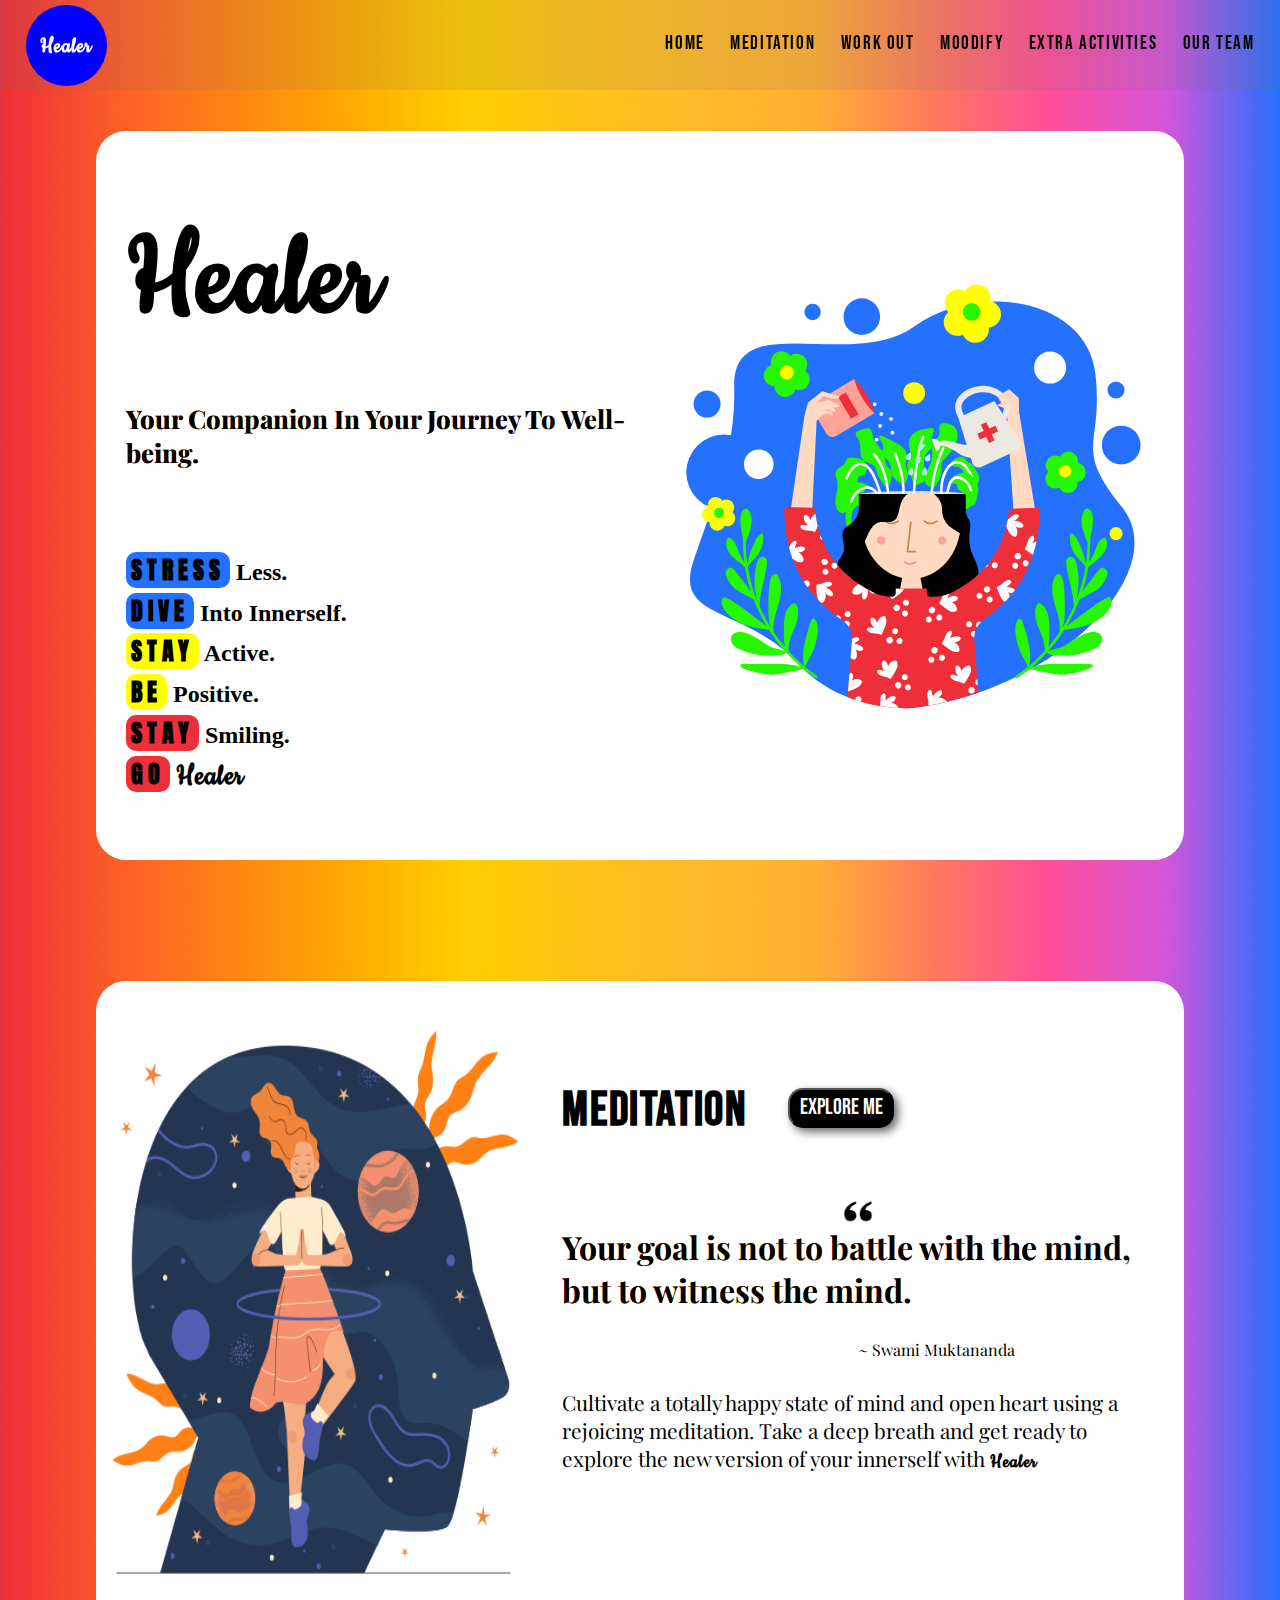
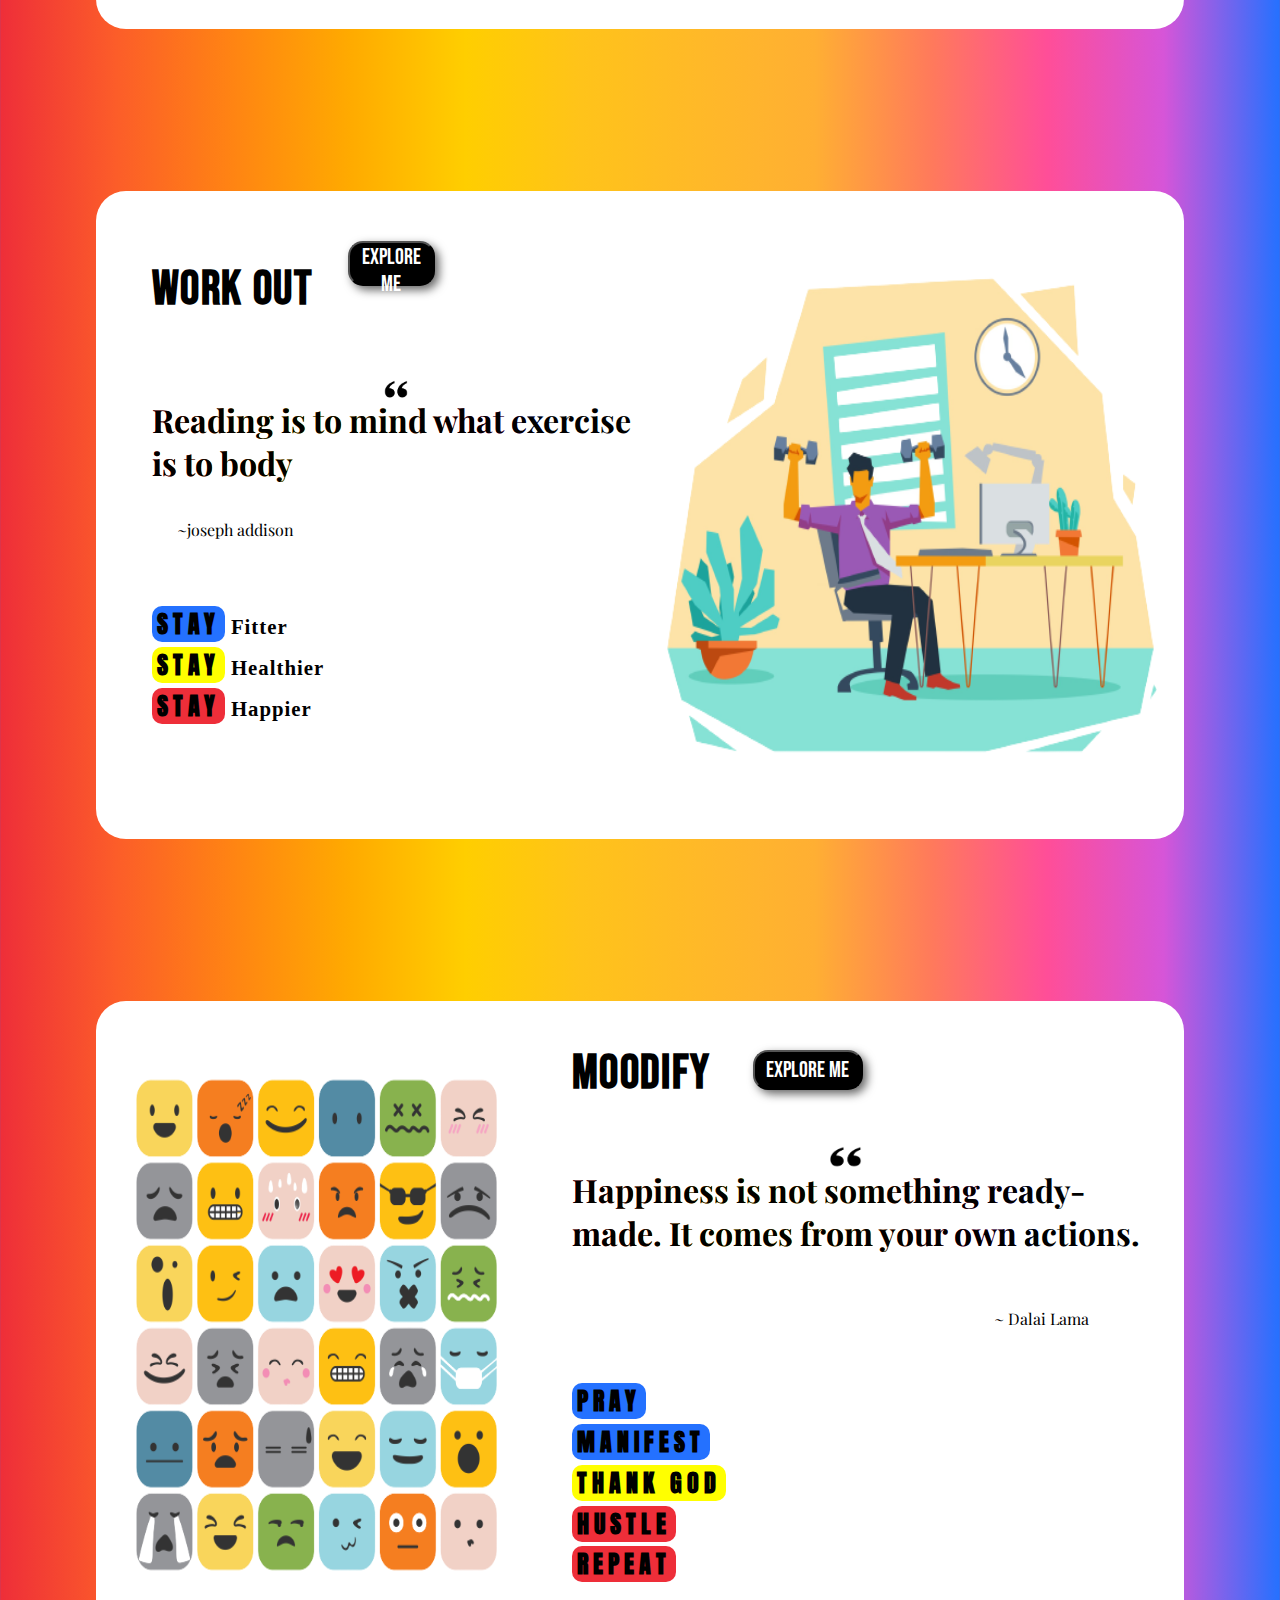
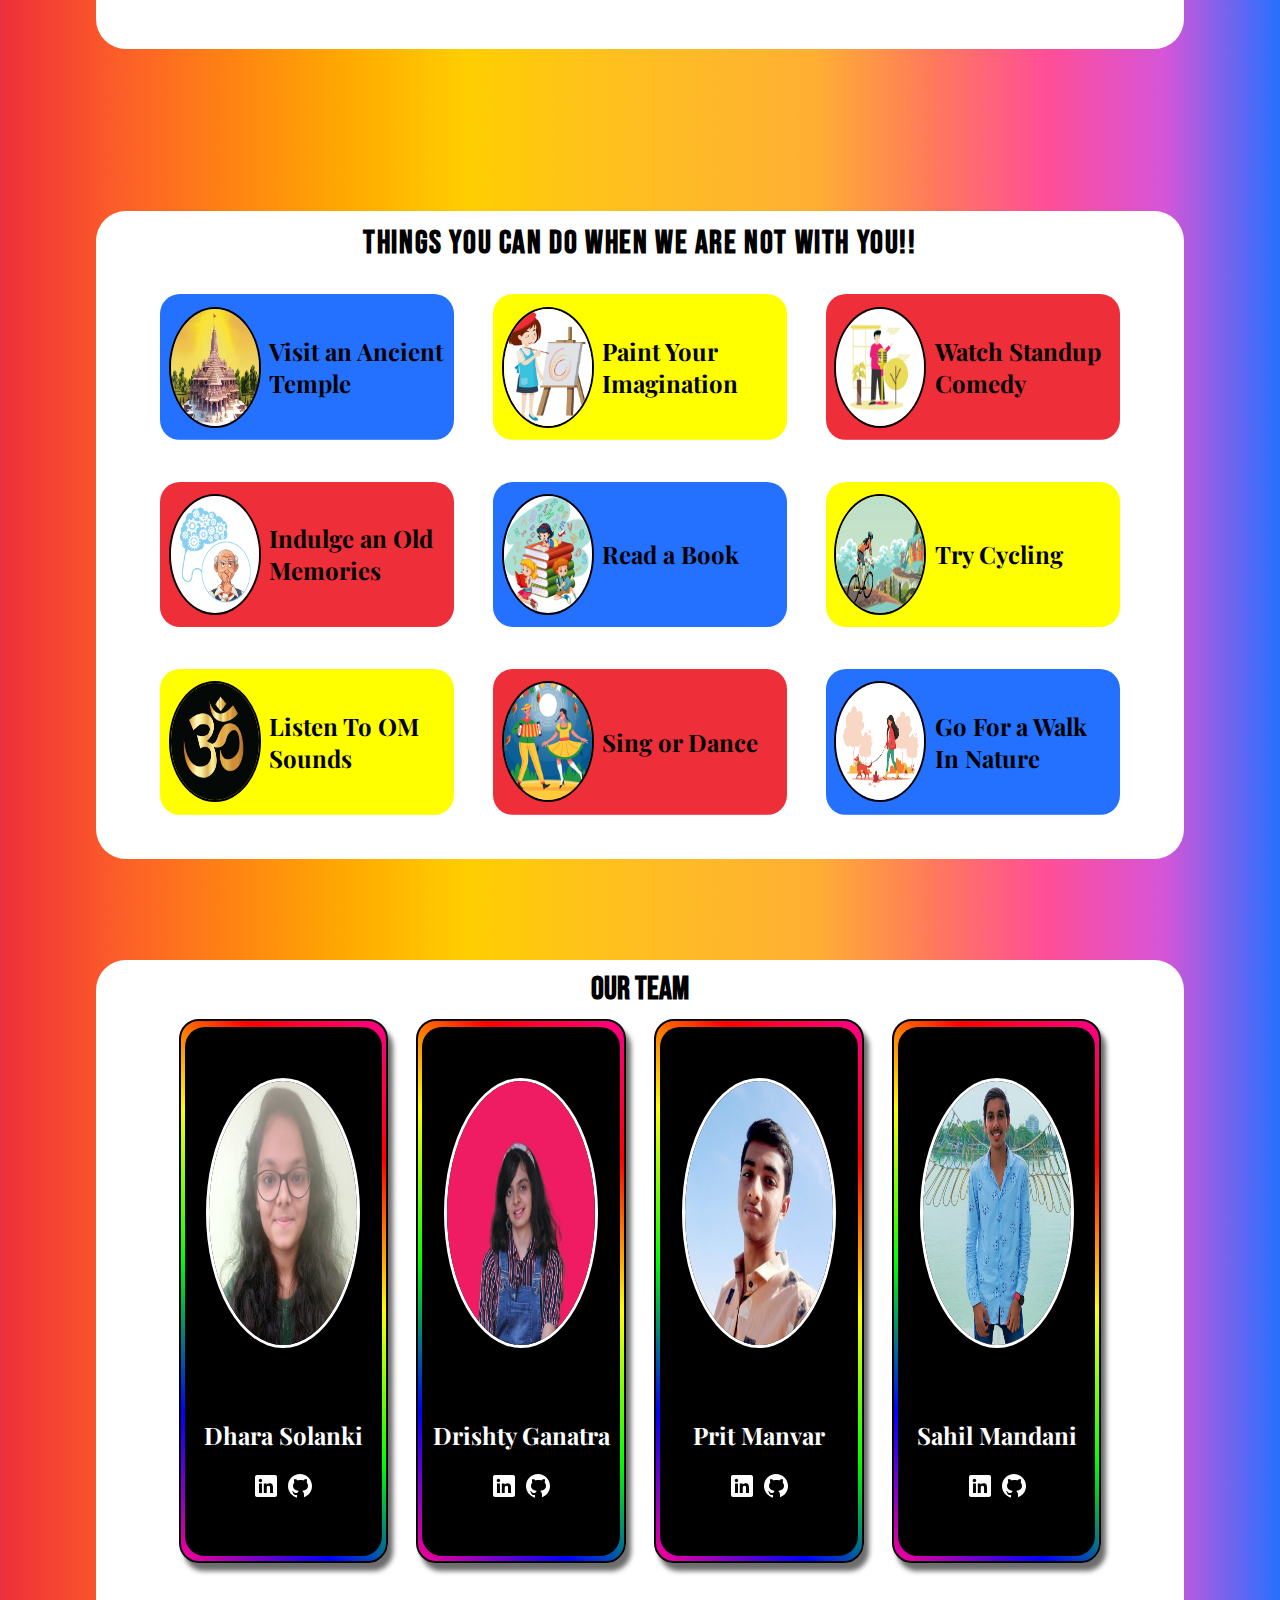
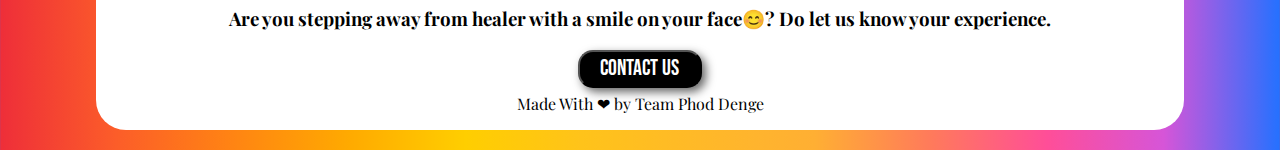
<file: index.html>
<!DOCTYPE html>
<html lang="en">
<head>
    <meta charset="UTF-8">
    <meta http-equiv="X-UA-Compatible" content="IE=edge">
    <title>Healer</title>
    <link rel="stylesheet" href="style.css">
    <link rel="shortcut icon" href="images/favicon.ico" type="image/x-icon">

    <!-- Bebas Neue Font css : font-family: 'Bebas Neue', cursive; -->
    <link rel="preconnect" href="https://fonts.googleapis.com">
    <link rel="preconnect" href="https://fonts.gstatic.com" crossorigin>
    <link href="https://fonts.googleapis.com/css2?family=Bebas+Neue&display=swap" rel="stylesheet">

    <!-- cookie font css : font-family: 'Cookie', cursive;-->
    <link rel="preconnect" href="https://fonts.googleapis.com">
    <link rel="preconnect" href="https://fonts.gstatic.com" crossorigin>
    <link href="https://fonts.googleapis.com/css2?family=Cookie&family=Kaushan+Script&display=swap" rel="stylesheet">

    <!-- Anton css : font-family: 'Anton', sans-serif;-->
    <link rel="preconnect" href="https://fonts.googleapis.com">
    <link rel="preconnect" href="https://fonts.gstatic.com" crossorigin>
    <link href="https://fonts.googleapis.com/css2?family=Anton&display=swap" rel="stylesheet">

    <!-- Play Fair display css : font-family: 'Playfair Display', serif;-->
    <link rel="preconnect" href="https://fonts.googleapis.com">
    <link rel="preconnect" href="https://fonts.gstatic.com" crossorigin>
    <link href="https://fonts.googleapis.com/css2?family=Playfair+Display:ital@0;1&display=swap" rel="stylesheet">
</head>
<body>
    <!-- navigation bar -->
    <div class="navigation">
        <div class="logo"><h2><a href="#"><span class="healer">Healer</span></a></h2></div>
        <div class="navigationIteams">
            <div class="iteam">
                <a href="#navigateToHome">Home</a>
                <div class="underLine"></div>
            </div>
            <div class="iteam">
                <a href="#navigateToMeditation">Meditation</a>
                <div class="underLine"></div>
            </div>
            <div class="iteam">
                <a href="#navigateToWorkout">Work Out</a>
                <div class="underLine"></div>
            </div>
            <div class="iteam">
                <a href="#navigateToMoodify">Moodify</a>
                <div class="underLine"></div>
            </div>
            <div class="iteam">
                <a href="#navigateToExtraAcitivities">Extra Activities</a>
                <div class="underLine"></div>
            </div>
            <div class="iteam">
                <a href="#navigateToOurTeam">Our Team</a>
                <div class="underLine"></div>
            </div>
        </div>
    </div>
    <!-- Home page section -->
    <div class="home outer"id="navigateToHome">
        <div class="homeBox">
            <div class="homeText">
                <h1><span class="healer">Healer</span></h1>
                <h2 class="yourCompanion animation">Your Companion In Your Journey To Well-being.</h2>
                <h2 class="stress"><span class="sp1">Stress</span> less. <br>
                    <span class="sp1">Dive</span> into innerself. <br>
                    <span class="sp2">Stay</span> active. <br>
                    <span class="sp2">be</span> positive. <br>
                    <span class="sp3">stay</span> smiling. <br>
                    <span class="sp3">go</span> <span class="healer">Healer</span></h2>
            </div>
            <img src="Vectors/vecteezy_mental-health-women-mind-concept-in-flat-style-vector_364016/Mental Health Vector.svg" alt="">
        </div>
    </div>
    <!-- meditation section -->
    <div class="meditation outer" id="navigateToMeditation">
        <div class="meditationBox box">
            <img src="Vectors/mental health/meditation.png" alt="">
            <div class="meditationText">
                <h1 >Meditation 
                    <a href="./Meditation/meditation.html" method="post" class="explore"><button class="btn">Explore Me</button></a>
                </h1>
                <div class="quote">
                    <img src="images/quots-removebg-preview.png" alt="">
                    <h2 class="animation">Your goal is not to battle with the mind, but to witness the mind.</h2>
                </div>
                <p class="swami">~ Swami Muktananda</p>
                <p class="meditationMainText">Cultivate a totally happy state of mind and open heart using a rejoicing meditation. Take a deep breath and get ready to explore the new version of your innerself with <span class="healer">Healer</span></p>
            </div>
        </div>
    </div>
    <!-- workout section -->
    <div class="workOut outer" id="navigateToWorkout">
        <div class="workOutBox box">
            <div class="workOutText">
                <h1 >Work Out
                    <a href="workout/workout.html" method="post" class="explore"><button class="btn">Explore Me</button></a>
                </h1>
                <div class="workOutQuote">
                    <img src="images/quots-removebg-preview.png" alt="">
                    <h2 class="animation">Reading is to mind what exercise is to body</h2>
                </div>
                <p class="workOutQuoteAuthor">~joseph addison</p>
                <h2 class="workOutMainText">
                    <span class="sp1">Stay</span> fitter <br>
                    <span class="sp2">Stay</span> healthier <br>
                    <span class="sp3">Stay</span> happier <br>
                </h2>
            </div>
            <img src="Vectors/work-out/workOut.png" alt="">
        </div>
    </div>
    <!-- moodify section -->
    <div class="moodify outer" id="navigateToMoodify">
        <div class="moodifyBox box">
            <img src="Vectors/Moodify/6336-removebg-preview.png" alt="">
            <div class="moodifyText">
                <h1 >Moodify
                    <a href="Moodify/Moodify.html" method="post" class="explore"><button class="btn">Explore Me</button></a>
                </h1>
                <div class="moodifyQuote">
                    <img src="images/quots-removebg-preview.png" alt="">
                    <h2 class="animation">Happiness is not something ready-made. It comes from your own actions.</h2>
                </div>
                <p class="moodifyQuoteAuthor">~ Dalai Lama</p>
                <h2 class="moodifyMainText">
                    <span class="sp1">pray</span> <br>
                    <span class="sp1">manifest</span> <br>
                    <span class="sp2">thank god</span> <br>
                    <span class="sp3">hustle</span> <br>
                    <span class="sp3">repeat</span> <br>
                </h2>
            </div>
        </div>
    </div>
    <!-- extra activities section -->
    <div class="extra outer"id="navigateToExtraAcitivities">
        <div class="extraBox">
            <h1 >Things you can do when we are not with you!!</h1>
            <div class="flashCards">
                <div class="card1 cards">
                    <img src="Extra Things/temple.webp" alt="" class="extraImg">
                    <h2 class="cardText">Visit an Ancient Temple</h2>
                </div>
                <div class="card2 cards">
                    <img src="Extra Things/old memories/memories-compressed.jpg" alt="" class="extraImg">
                    <h2 class="cardText">Indulge an Old Memories</h2>
                </div>
                <div class="card3 cards">
                    <img src="Extra Things/om/OM_or_aum_indian_sacred_Symbol.jpg" alt="" class="extraImg">
                    <h2 class="cardText">Listen To OM Sounds</h2>
                </div>
                <div class="card4 cards">
                    <img src="Extra Things/paint/paint-compressed.jpg" alt="" class="extraImg">
                    <h2 class="cardText">Paint Your Imagination</h2>
                </div>
                <div class="card5 cards">
                    <img src="Extra Things/read-book/read-book-compressed.jpg" alt="" class="extraImg">
                    <h2 class="cardText">Read a Book</h2>
                </div>
                <div class="card6 cards">
                    <img src="Extra Things/singing-dancing/singing-dancing-compressed.jpg" alt="" class="extraImg">
                    <h2 class="cardText">Sing or Dance</h2>
                </div>
                <div class="card7 cards">
                    <img src="Extra Things/standup-comedy/04_Comedy-06_generated.jpg" alt="" class="extraImg">
                    <h2 class="cardText">Watch Standup Comedy</h2>
                </div>
                <div class="card8 cards">
                    <img src="Extra Things/cycling/vector-bike-trail-down-the-mountain.jpg" alt="" class="extraImg">
                    <h2 class="cardText">Try Cycling</h2>
                </div>
                <div class="card9 cards">
                    <img src="Extra Things/walk/18_generated.jpg" alt="" class="extraImg">
                    <h2 class="cardText">Go For a Walk In Nature</h2>
                </div>
            </div>
        </div>
    </div>
    <!-- our team section -->
    <div class="outTeam outer" id="navigateToOurTeam">
        <div class="teamBox box">
            <h1  class="ourTeam">Our Team</h1>
            <div class="members">
                <div class="glowingBox">
                    <div class="member1 member">
                        <img src="members/dhara.jpg" alt="" class="memberImg">
                        <div class="memberDetail">
                            <h2 class="name">Dhara Solanki</h2>
                            <div class="social">
                                <a target="blank" href="https://www.linkedin.com/in/dhara-solanki-b4973520b/"><img src="Social/icons8-linkedin.svg" alt=""></a>
                                <a target="blank" href="https://github.com/Dhara3078"><img src="Social/icons8-github.svg" alt=""></a>
                            </div>
                        </div>
                    </div>
                </div>
                <div class="glowingBox">
                    <div class="member2 member">
                        <img src="members/drishty.jpg" alt="" class="memberImg">
                        <div class="memberDetail">
                            <h2 class="name">Drishty Ganatra</h2>
                            <div class="social">
                                <a target="blank" href="https://www.linkedin.com/in/drishty-ganatra-ba07bb204/"><img src="Social/icons8-linkedin.svg" alt=""></a>
                                <a target="blank" href="https://github.com/Drishty06"><img src="Social/icons8-github.svg" alt=""></a>
                            </div>
                        </div>
                    </div>
                </div>
                <div class="glowingBox">
                    <div class="member3 member">
                        <img src="members/prit.jpg" alt="" class="memberImg">
                        <div class="memberDetail">
                            <h2 class="name">Prit Manvar</h2>
                            <div class="social">
                                <a target="blank" href="https://www.linkedin.com/in/prit-manvar-36ab97204/"><img src="Social/icons8-linkedin.svg" alt=""></a>
                                <a target="blank" href="https://github.com/pritmanvar"><img src="Social/icons8-github.svg" alt=""></a>
                            </div>
                        </div>
                    </div>
                </div>
                <div class="glowingBox">
                    <div class="member4 member">
                        <img src="members/sahil.jpg" alt="" class="memberImg">
                        <div class="memberDetail">
                            <h2 class="name">Sahil Mandani</h2>
                            <div class="social">
                                <a target="blank" href="https://www.linkedin.com/in/sahil-mandani-1st/"><img src="Social/icons8-linkedin.svg" alt=""></a>
                                <a target="blank" href="https://github.com/SahilPatel2003"><img src="Social/icons8-github.svg" alt=""></a>
                            </div>
                        </div>
                    </div>
                </div>
            </div>
            <div class="feedback">
                <h3>Are you stepping away from healer with a smile on your face😊? Do let us know your experience.</h3>
                <a href="mailto:healer.your.companion@gmail.com?subject=Regarding Experience of Healer." method="post"><button class="btn">Contact Us</button></a>
            </div>
            <p class="madeWith">Made With ❤ by Team Phod Denge</p>
        </div>
    </div>
</body>
</html>
</file>
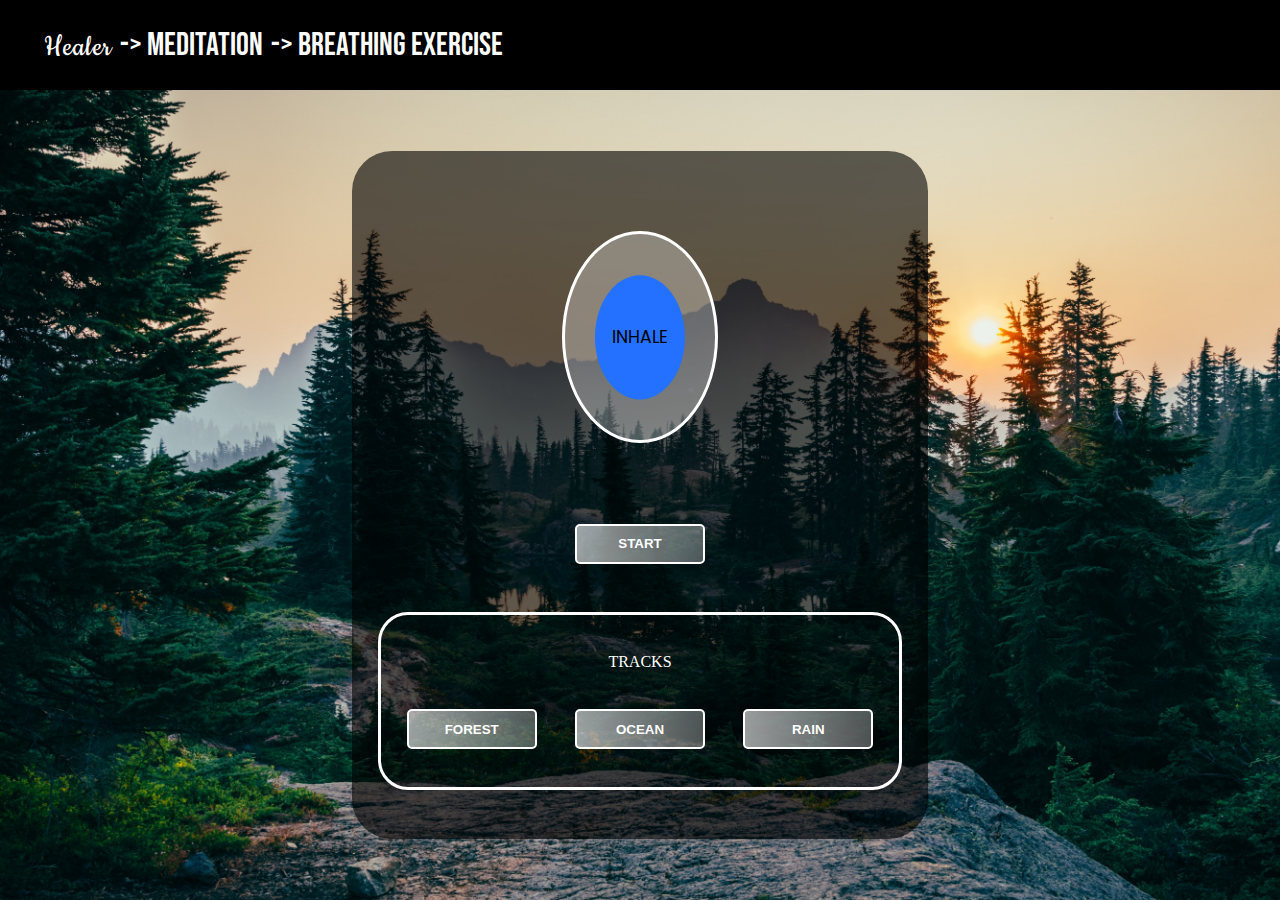
<file: breathing exercise/breath.html>
<!DOCTYPE html>
<html lang="en">
<head>
    <meta charset="UTF-8">
    <meta http-equiv="X-UA-Compatible" content="IE=edge">
    <meta name="viewport" content="width=device-width, initial-scale=1.0">
    <link rel="stylesheet" href="breath.css">
     <!-- Bebas Neue Font css : font-family: 'Bebas Neue', cursive; -->
     <link rel="preconnect" href="https://fonts.googleapis.com">
     <link rel="preconnect" href="https://fonts.gstatic.com" crossorigin>
     <link href="https://fonts.googleapis.com/css2?family=Bebas+Neue&display=swap" rel="stylesheet">
 
     <!-- cookie font css : font-family: 'Cookie', cursive;-->
     <link rel="preconnect" href="https://fonts.googleapis.com">
     <link rel="preconnect" href="https://fonts.gstatic.com" crossorigin>
     <link href="https://fonts.googleapis.com/css2?family=Cookie&family=Kaushan+Script&display=swap" rel="stylesheet">
     
     <!-- font-family: 'Poppins', sans-serif; -->
     <link rel="preconnect" href="https://fonts.googleapis.com">
     <link rel="preconnect" href="https://fonts.gstatic.com" crossorigin>
     <link href="https://fonts.googleapis.com/css2?family=Poppins:wght@500&display=swap" rel="stylesheet">

     <link rel="icon" href="../images/favicon.ico">

    <title>Breathing Exercise interface</title>
</head>
<body>
    <div class="navigation">
        <ul>
            <li><a href="../index.html"><span class="healer">Healer </span></a></li>
            <li> -> <a href="../Meditation/meditation.html">Meditation </a></li>
            <li> -> Breathing Exercise</li>
        </ul>
    </div>
    <div class="main">
        <div class="box">
            <!-- first box -->
            <div class="first">
                <div class="container">
                    <div class="circle ">
                        <p id="text">INHALE</p>
                    </div>
                </div>
            </div>
            <!-- second box -->
            <div class="second" >
                <button class="btn" id="btn1" onclick="animateCircle()">START</button>
            </div>
            <!-- third box -->
            <div class="third">
                <p>TRACKS</p>
                <div class="button">
                    <button class="btn" id="track1" onclick="forest()">FOREST</button>
                    <button class="btn" id="track2" onclick="ocean()">OCEAN</button>
                    <button class="btn" id="track3" onclick="rain()">RAIN</button>
                </div>
            </div>
        </div>
    </div>
    <script src="breath.js"></script>
</body>

</html>
</file>
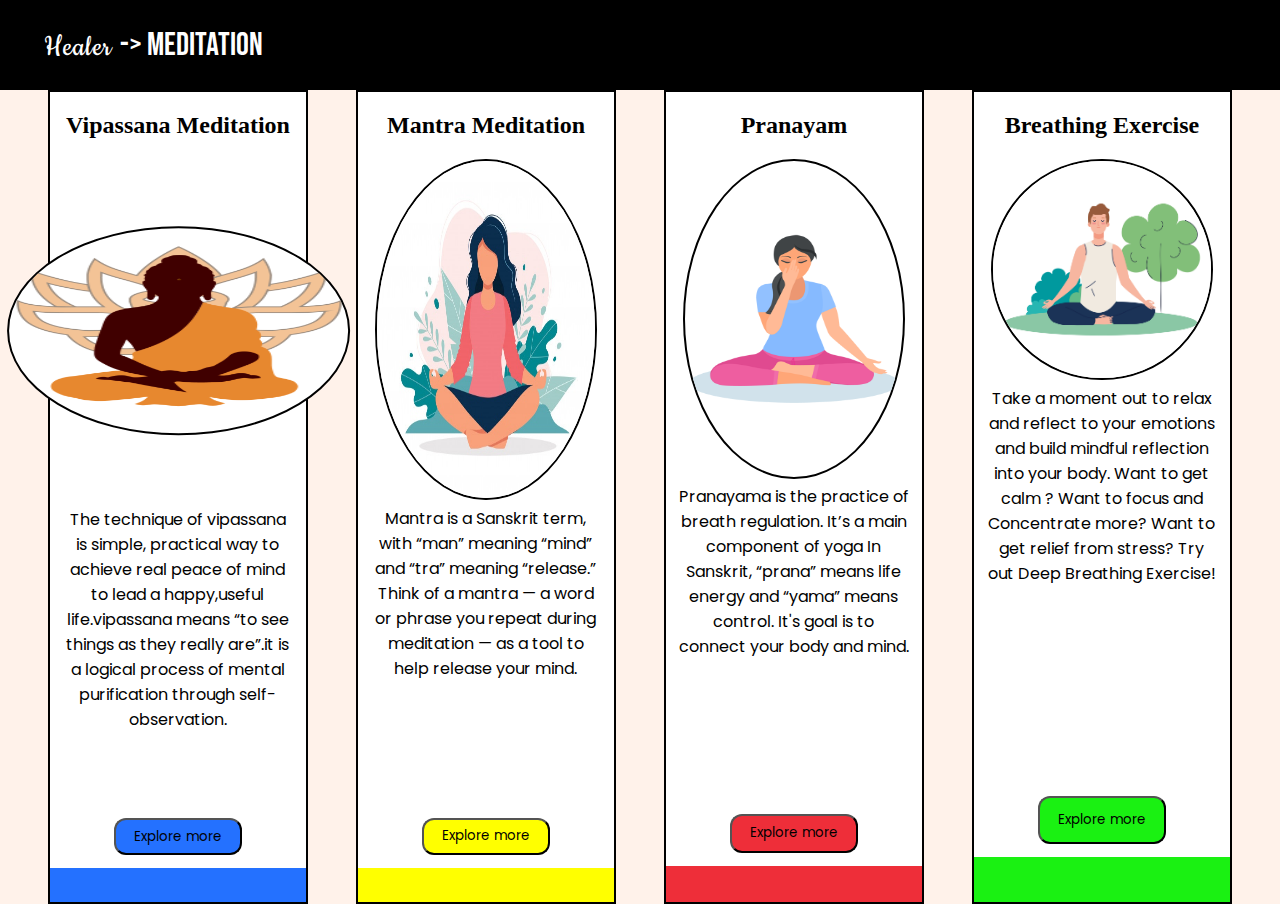
<file: Meditation/meditation.html>
<!DOCTYPE html>
<html lang="en">

<head>
    <meta charset="UTF-8" />
    <meta http-equiv="X-UA-Compatible" content="IE=edge" />
    <meta name="viewport" content="width=device-width, initial-scale=1.0" />
    <title>Meditation</title>
    <link rel="stylesheet" href="meditation.css">
    <link rel="icon" href="../images/favicon.ico">
    <!-- cookie font css : font-family: 'Cookie', cursive;-->
    <link rel="preconnect" href="https://fonts.googleapis.com" />
    <link rel="preconnect" href="https://fonts.gstatic.com" crossorigin />
    <link href="https://fonts.googleapis.com/css2?family=Cookie&family=Kaushan+Script&display=swap" rel="stylesheet" />
    <!-- Anton css : font-family: 'Anton', sans-serif;-->
    <link rel="preconnect" href="https://fonts.googleapis.com" />
    <link rel="preconnect" href="https://fonts.gstatic.com" crossorigin />
    <link href="https://fonts.googleapis.com/css2?family=Anton&display=swap" rel="stylesheet" />
    <!-- Bebas Neue Font css : font-family: 'Bebas Neue', cursive; -->
    <link rel="preconnect" href="https://fonts.googleapis.com">
    <link rel="preconnect" href="https://fonts.gstatic.com" crossorigin>
    <link href="https://fonts.googleapis.com/css2?family=Bebas+Neue&display=swap" rel="stylesheet">
    
    <!-- font-family: 'Poppins', sans-serif; -->
    <link rel="preconnect" href="https://fonts.googleapis.com">
    <link rel="preconnect" href="https://fonts.gstatic.com" crossorigin>
    <link href="https://fonts.googleapis.com/css2?family=Poppins:wght@500&display=swap" rel="stylesheet">
</head>

<body>
    <div class="navigation">
        <ul>
            <li><span class="healer"><a href="../index.html">Healer</a> </span></li>
            <li> -> Meditation </li>
        </ul>
    </div>
    <div class="cards">
        <div class="card" id="card-1">
            <h2 class="cardH">Vipassana Meditation</h2>
            <img src="./images/Vipassana1.png" class="c1">
            <p class="Text c1">The technique of vipassana is simple, practical way to achieve real peace of mind to lead a happy,useful life.vipassana means “to see things as they really are”.it is a logical process of mental purification through self-observation.</p>
            <div class="flip1">
                <h2>Benefits:</h2>
                <ul>
                    <li>Relieves stress</li>
                    <li>Reduces anxiety</li>
                    <li>Improves mental wellness</li>
                    <li>Promotes brain plasticity</li>
                    <li>Helps treat addiction</li>
                </ul>
            </div>
            <button class="btn" id="btn1"><a href="./Vipassana/vipassana.html"> Explore more </a></button>
            <div class="block" id="b1"></div>

        </div>
        <div class="card" id="card-2">
            <h2 class="cardH">Mantra Meditation</h2>
            <img src="./images/mantra1.jpg" alt="" srcset="" class="c2">
            <p class="Text c2">Mantra is a Sanskrit term, with “man” meaning “mind” and “tra” meaning “release.” Think
                of a mantra — a word or phrase you repeat during meditation — as a tool to help release your mind.</p>
            <div class="flip2">
                <h2>Benefits:</h2>
                <ul>
                    <li>Increased self-awareness</li>
                    <li>Reduced stress</li>
                    <li>A greater sense of calm</li>
                    <li>Increased self-compassion</li>
                    <li>A more positive outlook</li>
                    <li>Increased concentration</li>
                    <li>Improved visuospatial and verbal memory</li>
                </ul>
            </div>
            <button class="btn" id="btn2"><a href="./mantra/mantra.html">
                Explore more </a></button>
            <div class="block" id="b2"></div>
        </div>
        <div class="card" id="card-3">
            <h2 class="cardH">Pranayam</h2>
            <img src="./images/Pranayam1.png" class="c3">
            <p class="Text c3">Pranayama is the practice of breath regulation. It’s a main component of yoga In Sanskrit, “prana” means life energy and “yama” means
                control. It's goal is to connect your body and mind.</p>
            <div class="flip3">
                <h2>Benefits:</h2>
                <ul>
                    <li>Decreases stress</li>
                    <li>Improves sleep quality</li>
                    <li>Increases mindfulness</li>
                    <li>Reduces high blood pressure</li>
                    <li>Improves lung function</li>
                    <li>Enhances cognitive performance</li>
                    <li>Reduces cigarette cravings</li>
                </ul>
            </div>
            <button class="btn" id="btn3"><a href="./pranayam/pranayam.html">Explore more </a></button>
            <div class="block" id="b3"></div>
        </div>
        <div class="card" id="card-4">
            <h2 class="cardH">Breathing Exercise</h2>
            <img src="./images/Breathing.jpg" class="c4">
            <p class="Text c4">Take a moment out to relax and reflect to your emotions and build mindful reflection into your body. Want to get calm ? Want to focus and Concentrate more? Want to get relief from stress? Try out Deep Breathing Exercise!</p>
            <div class="flip4">
                <h2>Benefits:</h2>
                <ul>
                    <li>Deep breathing is natural painkiller and increases the secretion of feel good hormones.</li>
                    <li>Removes toxins and promote better blood flow</li>
                    <li>Super hack to treat anxiety, stress and nervousness.</li>
                    <li>Increased oxygen levels can increase energy levels</li>
                    <li>Reduces inflammation and makes imune system stronger</li>
                </ul>
            </div>
            <button class="btn" id="btn4"><a href="https://drishty06.github.io/Healer/breathing%20exercise/breath.html">
                    Explore more </a></button>
            <div class="block" id="b4"></div>
        </div>
    </div>

    <script src="https://ajax.googleapis.com/ajax/libs/jquery/3.6.0/jquery.min.js"></script>
    <script src="meditation.js"></script>
</body>

</html>
</file>
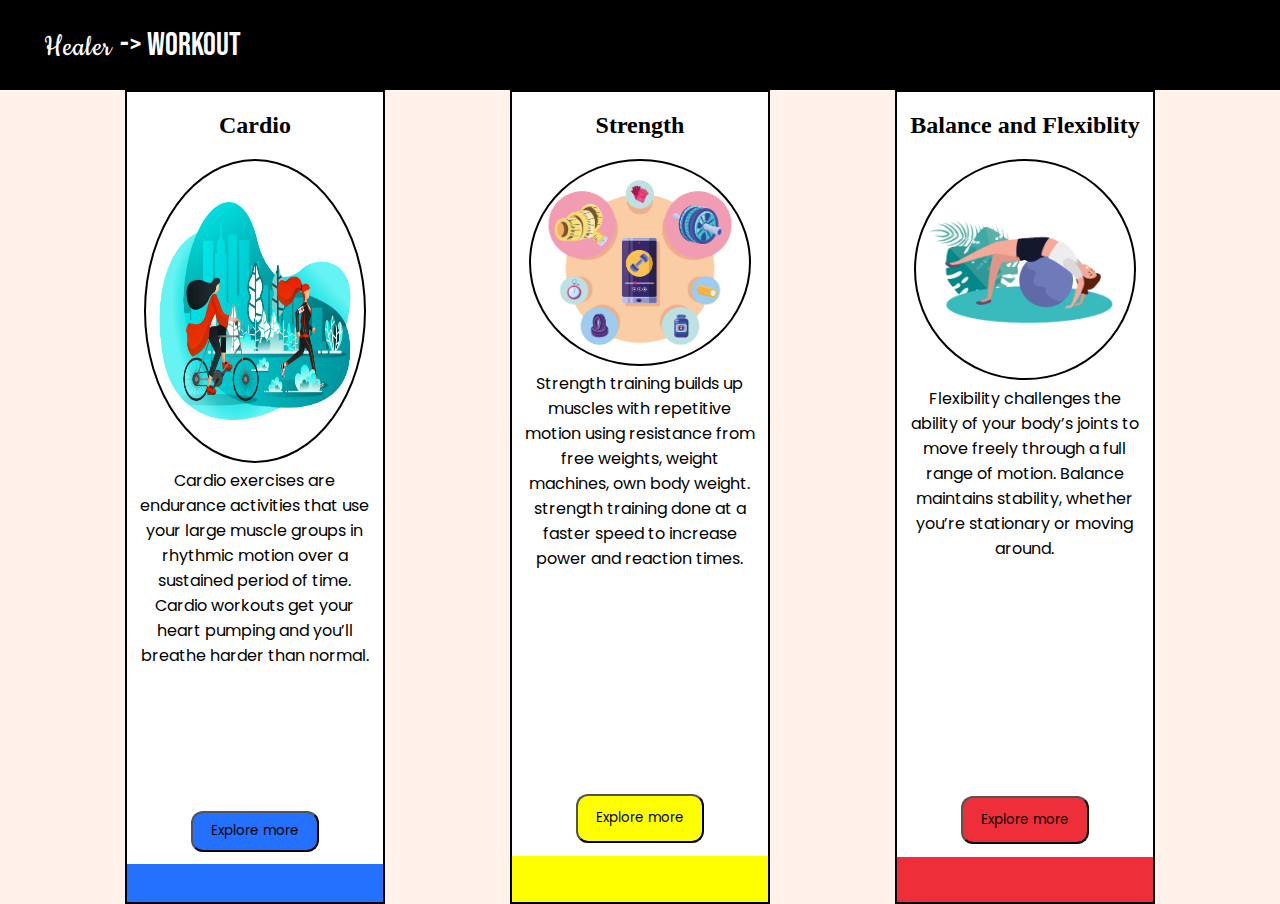
<file: workout/workout.html>
<!DOCTYPE html>
<html lang="en">
  <head>
    <meta charset="UTF-8" />
    <meta http-equiv="X-UA-Compatible" content="IE=edge" />
    <meta name="viewport" content="width=device-width, initial-scale=1.0" />
    <title>Workout</title>
    <link rel="stylesheet" href="workout.css">
    <!-- cookie font css : font-family: 'Cookie', cursive;-->
    <link rel="preconnect" href="https://fonts.googleapis.com" />
    <link rel="preconnect" href="https://fonts.gstatic.com" crossorigin />
    <link
      href="https://fonts.googleapis.com/css2?family=Cookie&family=Kaushan+Script&display=swap"
      rel="stylesheet"/>
    <!-- Anton css : font-family: 'Anton', sans-serif;-->
    <link rel="preconnect" href="https://fonts.googleapis.com" />
    <link rel="preconnect" href="https://fonts.gstatic.com" crossorigin />
    <link
      href="https://fonts.googleapis.com/css2?family=Anton&display=swap"
      rel="stylesheet"/>
    <!-- Bebas Neue Font css : font-family: 'Bebas Neue', cursive; -->
    <link rel="preconnect" href="https://fonts.googleapis.com">
    <link rel="preconnect" href="https://fonts.gstatic.com" crossorigin>
    <link href="https://fonts.googleapis.com/css2?family=Bebas+Neue&display=swap" rel="stylesheet">
    <link rel="preconnect" href="https://fonts.googleapis.com" />

    <link rel="preconnect" href="https://fonts.gstatic.com" crossorigin />
    <link
      href="https://fonts.googleapis.com/css2?family=Oswald:wght@600;613&family=Poppins:wght@500&family=Roboto+Mono:wght@200&display=swap"
      rel="stylesheet"/>

    <link rel="icon" href="images/favicon.ico">
  </head>
  <body>
    <div class="navigation">
        <ul>
            <li><span class="healer"><a href="../index.html">Healer</a> </span></li>
            <li> -> <a href="">Workout </a></li>
        </ul>
    </div>

    <div class="cards">
        <div class="card" id="card-1">
            <h2 class="cardH">Cardio</h2>
            <img src="images/Vectors/cardio/Project_2-11-removebg-preview.png" class="c1">
            <p class="Text c1">Cardio exercises are endurance activities that use your large muscle groups in rhythmic motion over a sustained period of time. Cardio workouts get your heart pumping and you’ll breathe harder than normal.</p>
            <div class="flip1">
                <h2>Benefits:</h2>
                <ul>
                    <li>Improved heart health</li>
                    <li>Enhanced brain health</li>
                    <li>Increased metabolic rate</li>
                    <li>Weight regulation</li>
                    <li>Improved mood and energy</li>
                    <li>Stronger immune system</li>
                    <li>Management of arthritis</li>
                </ul>
            </div>
            <button class="btn" id="btn1"><a href="cardio/cardio.html">Explore more</a></button>
            <div class="block" id="b1"></div>
            
        </div>
        <div class="card" id="card-2">
            <h2 class="cardH">Strength</h2>
            <img src="images/Vectors/Strength/2761_REpWIEpVTCAxNjMwLTM2-removebg-preview.png" alt="" srcset="" class="c2">
            <p class="Text c2">Strength training builds up muscles with repetitive motion using resistance from free weights, weight machines, own body weight. strength training done at a faster speed to increase power and reaction times.</p>
            <div class="flip2">
                <h2>Benefits:</h2>
                <ul>
                    <li>Makes you stronger</li>
                    <li>Makes your bones stronger</li>
                    <li>Boosts your self-esteem</li>
                    <li>Helps manage your blood sugar levels</li>
                    <li>Improves heart health</li>
                    <li>Lowers your risk of injury</li>
                    <li>Burns calories efficiently</li>
                    <li>Decreases abdominal fat</li>
                </ul>
            </div>
            <button class="btn" id="btn2"><a href="./strength/strength.html">Explore more</a></button>
            <div class="block" id="b2"></div>
        </div>
        <div class="card" id="card-3">
            <h2 class="cardH">Balance and Flexiblity</h2>
            <img src="images/Vectors/balance/balance.png" class="c3">
            <p class="Text c3">Flexibility challenges the ability of your body’s joints to move freely through a full range of motion. Balance maintains stability, whether you’re stationary or moving around.</p>
            <div class="flip3">
                <h2>Benefits:</h2>
                <ul>
                    <li>Keep your muscles and joints supple and less prone to injury.</li>
                    <li>Prevent back pain.</li>
                    <li>Improve your athletic performance.</li>
                    <li>Prevent balance problems.</li>
                    <li>Increase circulation.</li>
                    <li>Relieve tension and stress.</li>
                </ul>
            </div>
            <button class="btn" id="btn3"><a href="./balancing/balancing.html">Explore more</a></button>
            <div class="block" id="b3"></div>
        </div>
    </div>

    <script src="https://ajax.googleapis.com/ajax/libs/jquery/3.6.0/jquery.min.js"></script>
    <script src="workout.js"></script>
  </body>
</html>
</file>
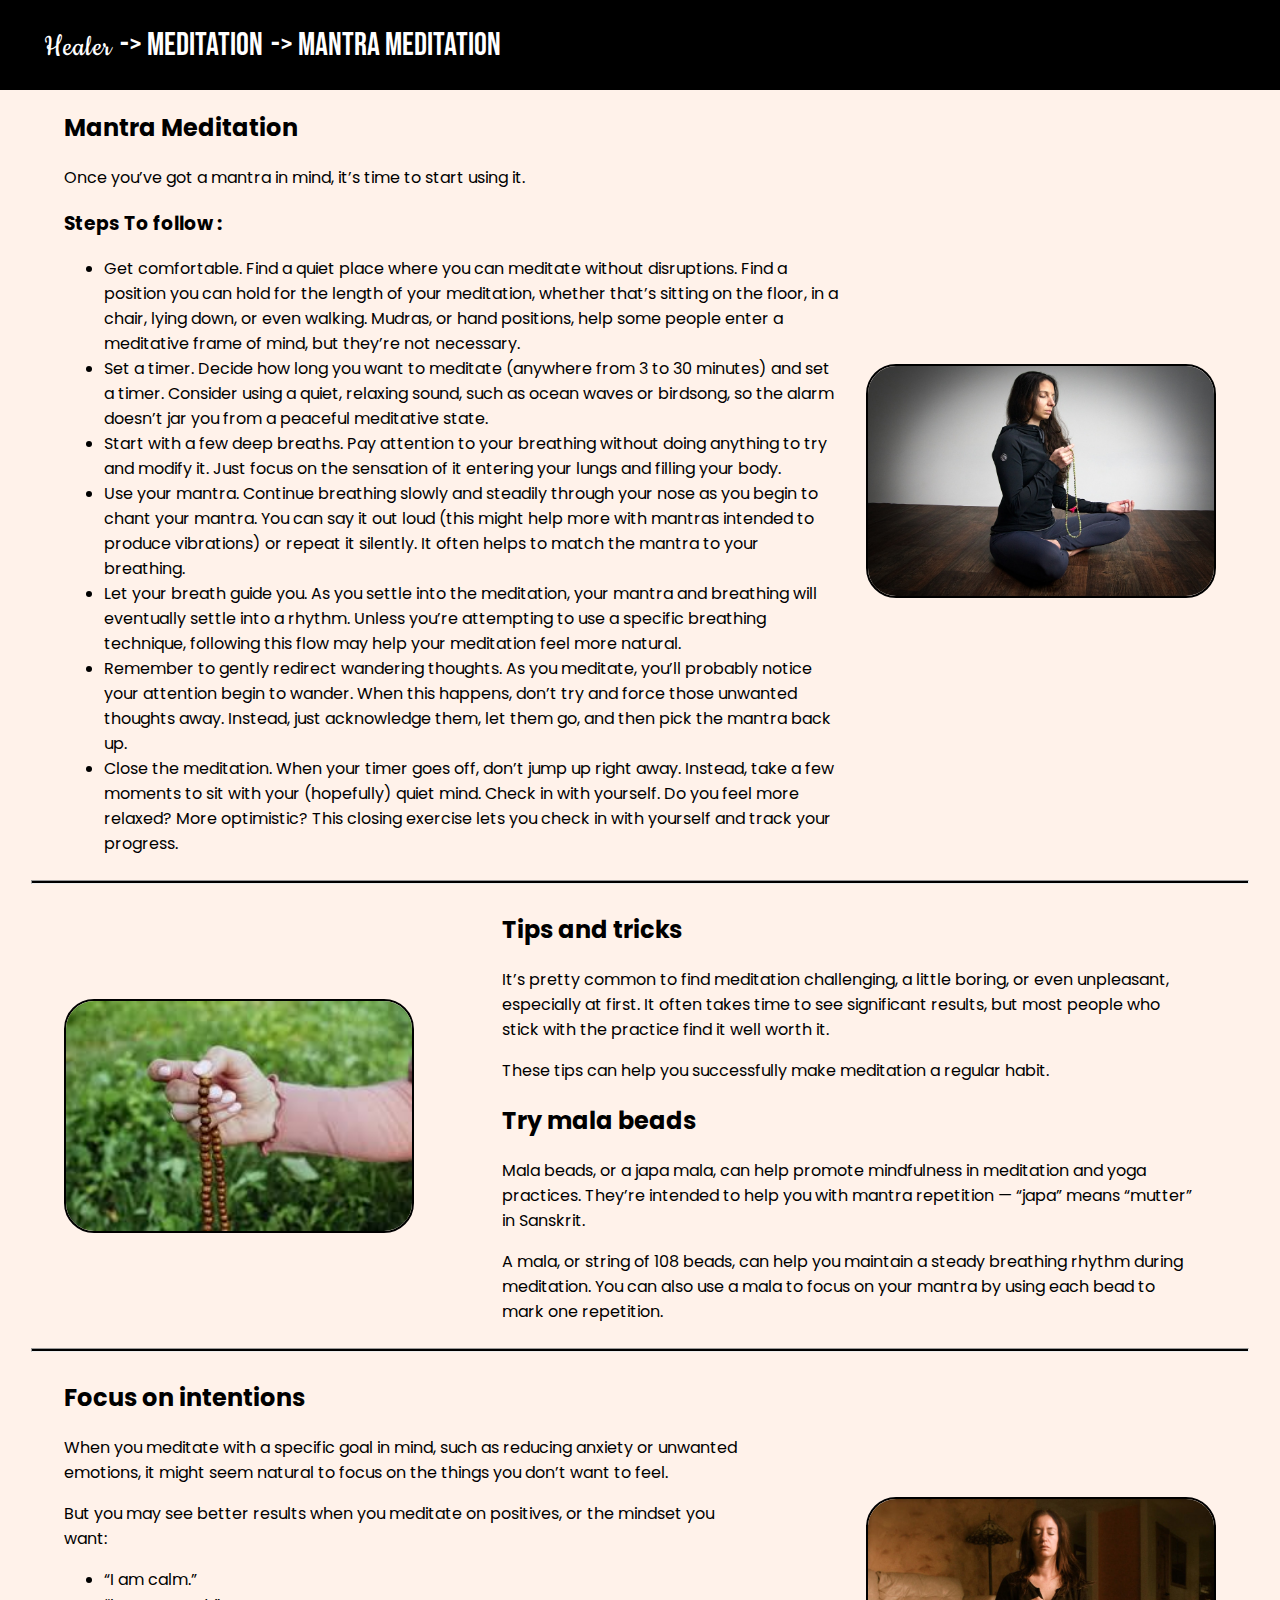
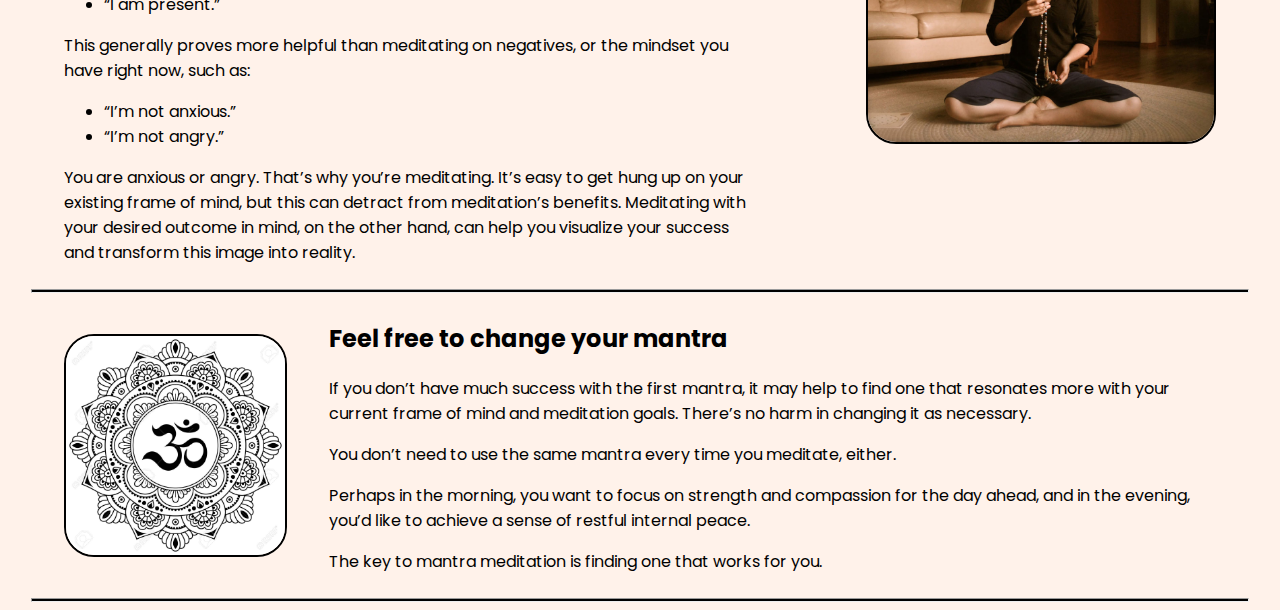
<file: Meditation/mantra/mantra.html>
<!DOCTYPE html>
<html lang="en">
<head>
    <meta charset="UTF-8">
    <meta http-equiv="X-UA-Compatible" content="IE=edge">
    <meta name="viewport" content="width=device-width, initial-scale=1.0">
    <title>Mantra Meditation</title>
    <link rel="stylesheet" href="mantra.css">
    <link rel="icon" href="../images/favicon.ico">

    <!-- Bebas Neue Font css : font-family: 'Bebas Neue', cursive; -->
    <link rel="preconnect" href="https://fonts.googleapis.com">
    <link rel="preconnect" href="https://fonts.gstatic.com" crossorigin>
    <link href="https://fonts.googleapis.com/css2?family=Bebas+Neue&display=swap" rel="stylesheet">

    <!-- cookie font css : font-family: 'Cookie', cursive;-->
    <link rel="preconnect" href="https://fonts.googleapis.com">
    <link rel="preconnect" href="https://fonts.gstatic.com" crossorigin>
    <link href="https://fonts.googleapis.com/css2?family=Cookie&family=Kaushan+Script&display=swap" rel="stylesheet">
    
    <!-- font-family: 'Poppins', sans-serif; -->
    <link rel="preconnect" href="https://fonts.googleapis.com">
    <link rel="preconnect" href="https://fonts.gstatic.com" crossorigin>
    <link href="https://fonts.googleapis.com/css2?family=Poppins:wght@500&display=swap" rel="stylesheet">
</head>
<body>
    <div class="navigation">
        <ul>
            <li><span class="healer"><a href="../../index.html">Healer</a> </span></li>
            <li> -> <a href="../meditation.html">Meditation </a></li>
            <li> -> Mantra Meditation</li>
        </ul>
    </div>
    <div class="main">
        <!-- mantra -->
        <div class="mantra">
            <div class="text">
                <h2>Mantra Meditation</h2>
                <p>Once you’ve got a mantra in mind, it’s time to start using it.</p>
                <h3>Steps To follow :</h3>
                <ul>
                    <li>Get comfortable. Find a quiet place where you can meditate without disruptions. Find a position you can hold for the length of your meditation, whether that’s sitting on the floor, in a chair, lying down, or even walking. Mudras, or hand positions, help some people enter a meditative frame of mind, but they’re not necessary.</li>
                    <li>Set a timer. Decide how long you want to meditate (anywhere from 3 to 30 minutes) and set a timer. Consider using a quiet, relaxing sound, such as ocean waves or birdsong, so the alarm doesn’t jar you from a peaceful meditative state.</li>
                    <li>Start with a few deep breaths. Pay attention to your breathing without doing anything to try and modify it. Just focus on the sensation of it entering your lungs and filling your body.</li>
                    <li>Use your mantra. Continue breathing slowly and steadily through your nose as you begin to chant your mantra. You can say it out loud (this might help more with mantras intended to produce vibrations) or repeat it silently. It often helps to match the mantra to your breathing.</li>
                    <li>Let your breath guide you. As you settle into the meditation, your mantra and breathing will eventually settle into a rhythm. Unless you’re attempting to use a specific breathing technique, following this flow may help your meditation feel more natural.</li>
                    <li>Remember to gently redirect wandering thoughts. As you meditate, you’ll probably notice your attention begin to wander. When this happens, don’t try and force those unwanted thoughts away. Instead, just acknowledge them, let them go, and then pick the mantra back up.</li>
                    <li>Close the meditation. When your timer goes off, don’t jump up right away. Instead, take a few moments to sit with your (hopefully) quiet mind. Check in with yourself. Do you feel more relaxed? More optimistic? This closing exercise lets you check in with yourself and track your progress.</li>
                </ul>
            </div>
            <img src="../images/mantra-2.jpeg" alt="">
        </div>
        <hr>
        
        <!-- Tips -->
        <div class="tips">
            <img src="../images/mala.jfif" alt="">
            <div class="text">
                <h2>Tips and tricks</h2>
                <p>It’s pretty common to find meditation challenging, a little boring, or even unpleasant, especially at first. It often takes time to see significant results, but most people who stick with the practice find it well worth it.</p>
                <p>These tips can help you successfully make meditation a regular habit.</p>
                <h2>Try mala beads</h2>
                <p>Mala beads, or a japa mala, can help promote mindfulness in meditation and yoga practices. They’re intended to help you with mantra repetition — “japa” means “mutter” in Sanskrit.</p>
                <p>A mala, or string of 108 beads, can help you maintain a steady breathing rhythm during meditation. You can also use a mala to focus on your mantra by using each bead to mark one repetition.</p>

            </div>
        </div>
        <hr>
        
        <!-- Focus on intentions -->
        <div class="focus">
            <div class="text">
                <h2>Focus on intentions</h2>
                <p>When you meditate with a specific goal in mind, such as reducing anxiety or unwanted emotions, it might seem natural to focus on the things you don’t want to feel.</p>
                <p>But you may see better results when you meditate on positives, or the mindset you want:</p>
                <ul>
                    <li>“I am calm.”</li>
                    <li>“I am present.”</li>
                </ul>
                <p>This generally proves more helpful than meditating on negatives, or the mindset you have right now, such as:</p>
                <ul>
                    <li>“I’m not anxious.”</li>
                    <li>“I’m not angry.”</li>
                </ul>
                <p>You are anxious or angry. That’s why you’re meditating. It’s easy to get hung up on your existing frame of mind, but this can detract from meditation’s benefits. Meditating with your desired outcome in mind, on the other hand, can help you visualize your success and transform this image into reality.</p>
            </div>
            <img src="../images/japa-meditation-1024x719.jpg" alt="">
        </div>
        <hr>
        <!-- change mantra -->
        <div class="change">
            <img src="../images/mantra2.jpg" alt="">
            <div class="text">
                <h2>Feel free to change your mantra</h2>
                <p>If you don’t have much success with the first mantra, it may help to find one that resonates more with your current frame of mind and meditation goals. There’s no harm in changing it as necessary.</p>
                <p>You don’t need to use the same mantra every time you meditate, either.</p>
                <p>Perhaps in the morning, you want to focus on strength and compassion for the day ahead, and in the evening, you’d like to achieve a sense of restful internal peace.</p>
                <p>The key to mantra meditation is finding one that works for you.</p>
            </div>
        </div>
        <hr>
     
</body>
</html>
</file>
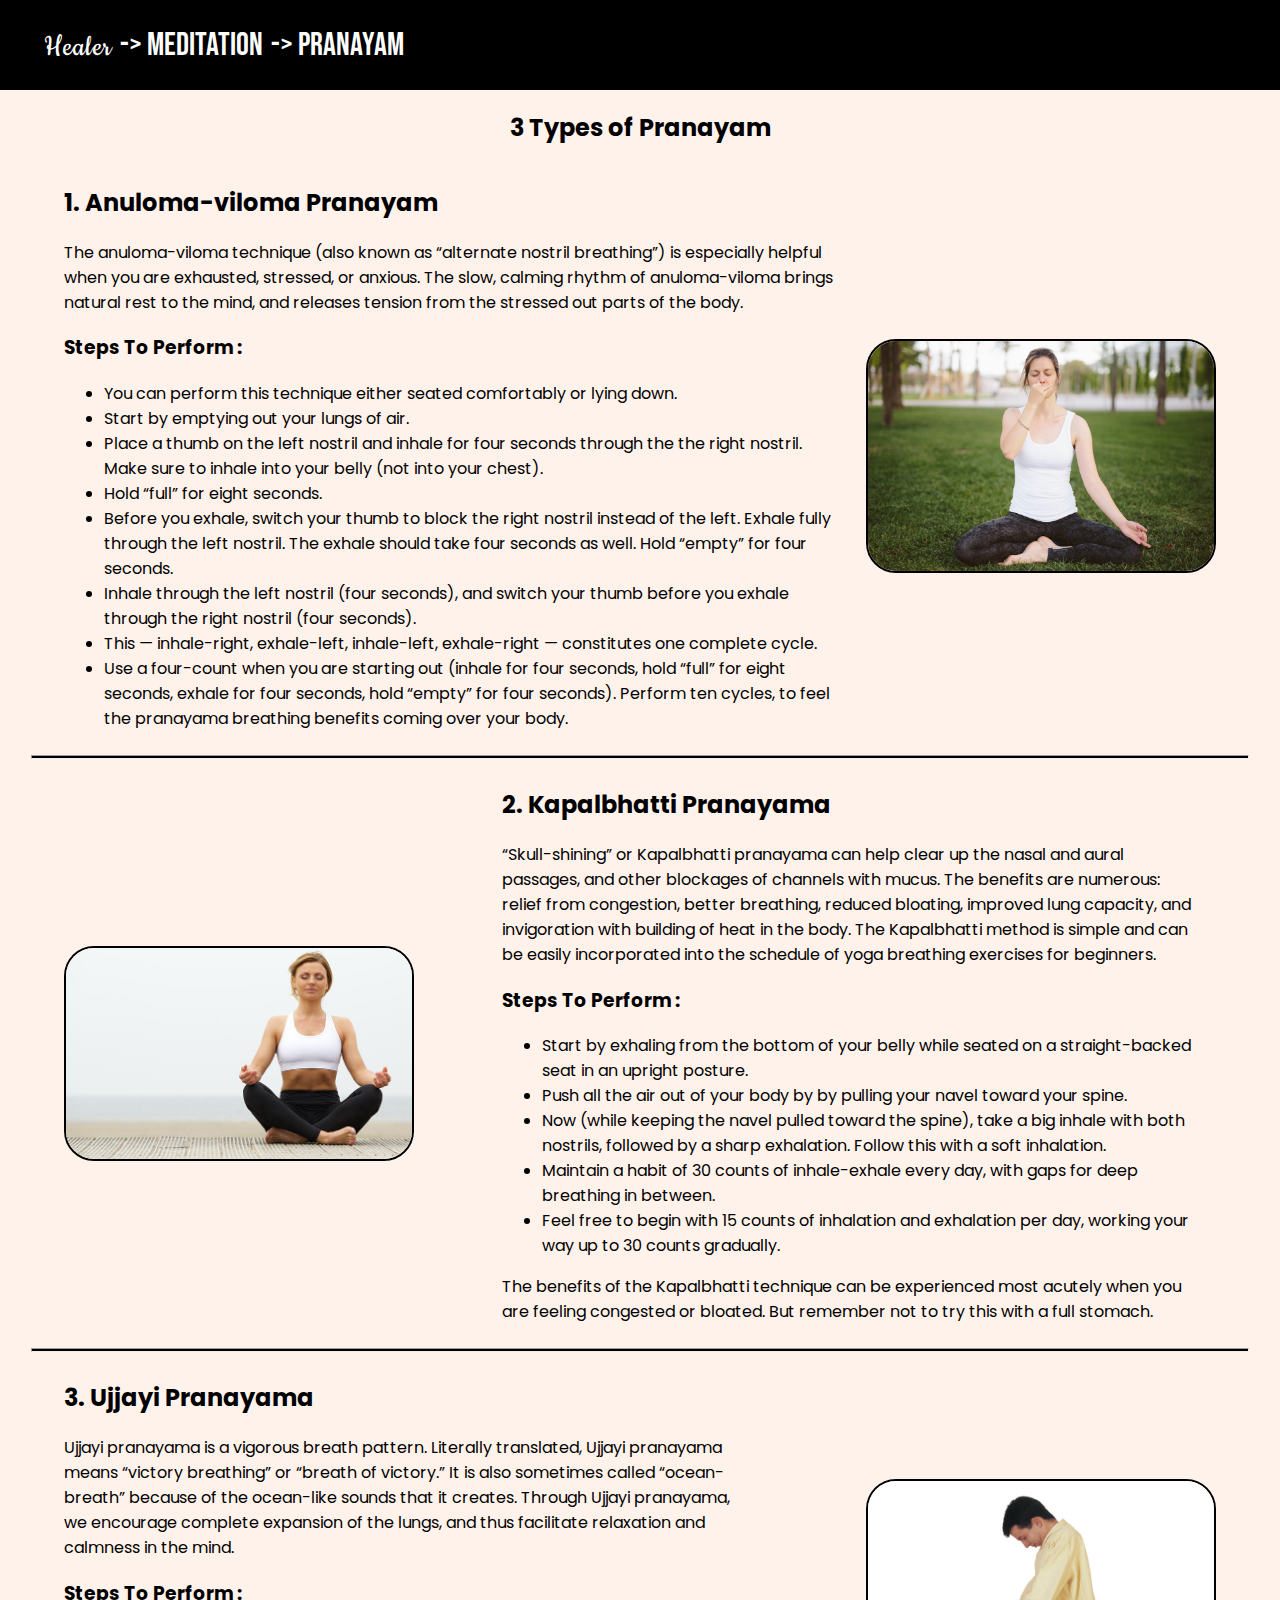
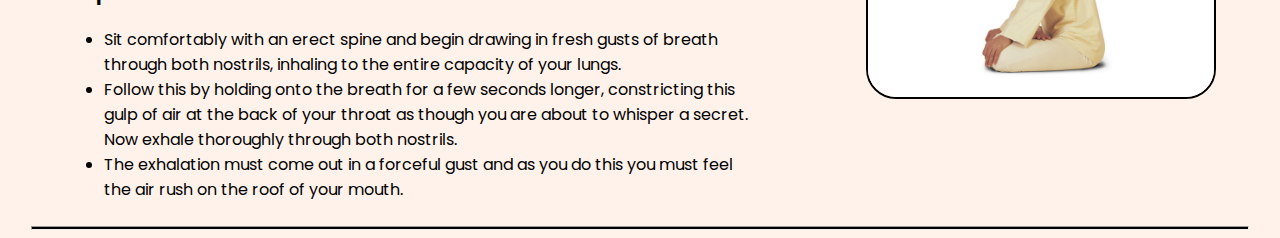
<file: Meditation/pranayam/pranayam.html>
<!DOCTYPE html>
<html lang="en">
<head>
    <meta charset="UTF-8">
    <meta http-equiv="X-UA-Compatible" content="IE=edge">
    <meta name="viewport" content="width=device-width, initial-scale=1.0">
    <title>Vipassana Meditation</title>
    <link rel="stylesheet" href="pranayam.css">
    <link rel="icon" href="../images/favicon.ico">

    <!-- Bebas Neue Font css : font-family: 'Bebas Neue', cursive; -->
    <link rel="preconnect" href="https://fonts.googleapis.com">
    <link rel="preconnect" href="https://fonts.gstatic.com" crossorigin>
    <link href="https://fonts.googleapis.com/css2?family=Bebas+Neue&display=swap" rel="stylesheet">

    <!-- cookie font css : font-family: 'Cookie', cursive;-->
    <link rel="preconnect" href="https://fonts.googleapis.com">
    <link rel="preconnect" href="https://fonts.gstatic.com" crossorigin>
    <link href="https://fonts.googleapis.com/css2?family=Cookie&family=Kaushan+Script&display=swap" rel="stylesheet">
    
    <!-- font-family: 'Poppins', sans-serif; -->
    <link rel="preconnect" href="https://fonts.googleapis.com">
    <link rel="preconnect" href="https://fonts.gstatic.com" crossorigin>
    <link href="https://fonts.googleapis.com/css2?family=Poppins:wght@500&display=swap" rel="stylesheet">
</head>
<body>
    <div class="navigation">
        <ul>
            <li><span class="healer"><a href="../../index.html">Healer</a> </span></li>
            <li> -> <a href="../meditation.html">Meditation</a></li>
            <li> -> Pranayam</li>
        </ul>
    </div>
    <div class="main">
        <!-- Anuloma -->
        <h2>3 Types of Pranayam</h2>
        <div class="Anuloma">
            <div class="text">
                <h2>1.  Anuloma-viloma Pranayam</h2>
                <p>The anuloma-viloma technique (also known as “alternate nostril breathing”) is especially helpful when you are exhausted, stressed, or anxious. The slow, calming rhythm of anuloma-viloma brings natural rest to the mind, and releases tension from the stressed out parts of the body.</p>
                <h3>Steps To Perform :</h3>
                <ul>
                    <li>You can perform this technique either seated comfortably or lying down.</li>
                    <li>Start by emptying out your lungs of air.         </li>
                    <li>Place a thumb on the left nostril and inhale for four seconds through the the right nostril. Make sure to inhale into your belly (not into your chest).
                    </li>
                    <li>Hold “full” for eight seconds.
                    </li>
                    <li>Before you exhale, switch your thumb to block the right nostril instead of the left. Exhale fully through the left nostril. The exhale should take four seconds as well. Hold “empty” for four seconds.
                    </li>
                    <li>Inhale through the left nostril (four seconds), and switch your thumb before you exhale through the right nostril (four seconds).
                    </li>
                    <li>This — inhale-right, exhale-left, inhale-left, exhale-right — constitutes one complete cycle.
                    </li>
                    <li>Use a four-count when you are starting out (inhale for four seconds, hold “full” for eight seconds, exhale for four seconds, hold “empty” for four seconds). Perform ten cycles, to feel the pranayama breathing benefits coming over your body.
                    </li>

                </ul>
            </div>
            <img src="../images/Anuloma_VilomPranayama.jpg" alt="">
        </div>
        <hr>
        
       <!-- Kapalbhatti Pranayama -->
        <div class="kapal">
            <img src="../images/kapalbhati.jpg" alt="">
            <div class="text">
                <h2>2.  Kapalbhatti Pranayama</h2>
                <p>“Skull-shining” or Kapalbhatti pranayama can help clear up the nasal and aural passages, and other blockages of channels with mucus. The benefits are numerous: relief from congestion, better breathing, reduced bloating, improved lung capacity, and invigoration with building of heat in the body. The Kapalbhatti method is simple and can be easily incorporated into the schedule of yoga breathing exercises for beginners.
                </p>
                <h3>Steps To Perform :</h3>
                <ul>
                    <li>Start by exhaling from the bottom of your belly while seated on a straight-backed seat in an upright posture.
                    </li>
                    <li>Push all the air out of your body by by pulling your navel toward your spine.
                    </li>
                    <li>Now (while keeping the navel pulled toward the spine), take a big inhale with both nostrils, followed by a sharp exhalation. Follow this with a soft inhalation.
                    </li>
                    <li>Maintain a habit of 30 counts of inhale-exhale every day, with gaps for deep breathing in between.
                    </li>
                    <li>Feel free to begin with 15 counts of inhalation and exhalation per day, working your way up to 30 counts gradually.
                    </li>
                </ul>
                <p>The benefits of the Kapalbhatti technique can be experienced most acutely when you are feeling congested or bloated. But remember not to try this with a full stomach.
                </p>
            </div>
        </div>
        <hr>
        
        <!-- Ujjayi Pranayama -->
        <div class="ujj">
            <div class="text">
                <h2>3.  Ujjayi Pranayama</h2>
                <p>Ujjayi pranayama is a vigorous breath pattern. Literally translated, Ujjayi pranayama means “victory breathing” or “breath of victory.” It is also sometimes called “ocean-breath” because of the ocean-like sounds that it creates. Through Ujjayi pranayama, we encourage complete expansion of the lungs, and thus facilitate relaxation and calmness in the mind.
                </p>
                <h3>Steps To Perform :</h3>
                <ul>
                    <li>Sit comfortably with an erect spine and begin drawing in fresh gusts of breath through both nostrils, inhaling to the entire capacity of your lungs.</li>
                    <li>Follow this by holding onto the breath for a few seconds longer, constricting this gulp of air at the back of your throat as though you are about to whisper a secret. Now exhale thoroughly through both nostrils.</li>
                    <li>The exhalation must come out in a forceful gust and as you do this you must feel the air rush on the roof of your mouth.</li>
                </ul>
            </div>
            <img src="../images/Ujjayi-Pranayama.jpg" alt="">
        </div>
        <hr>
       
</body>
</html>
</file>
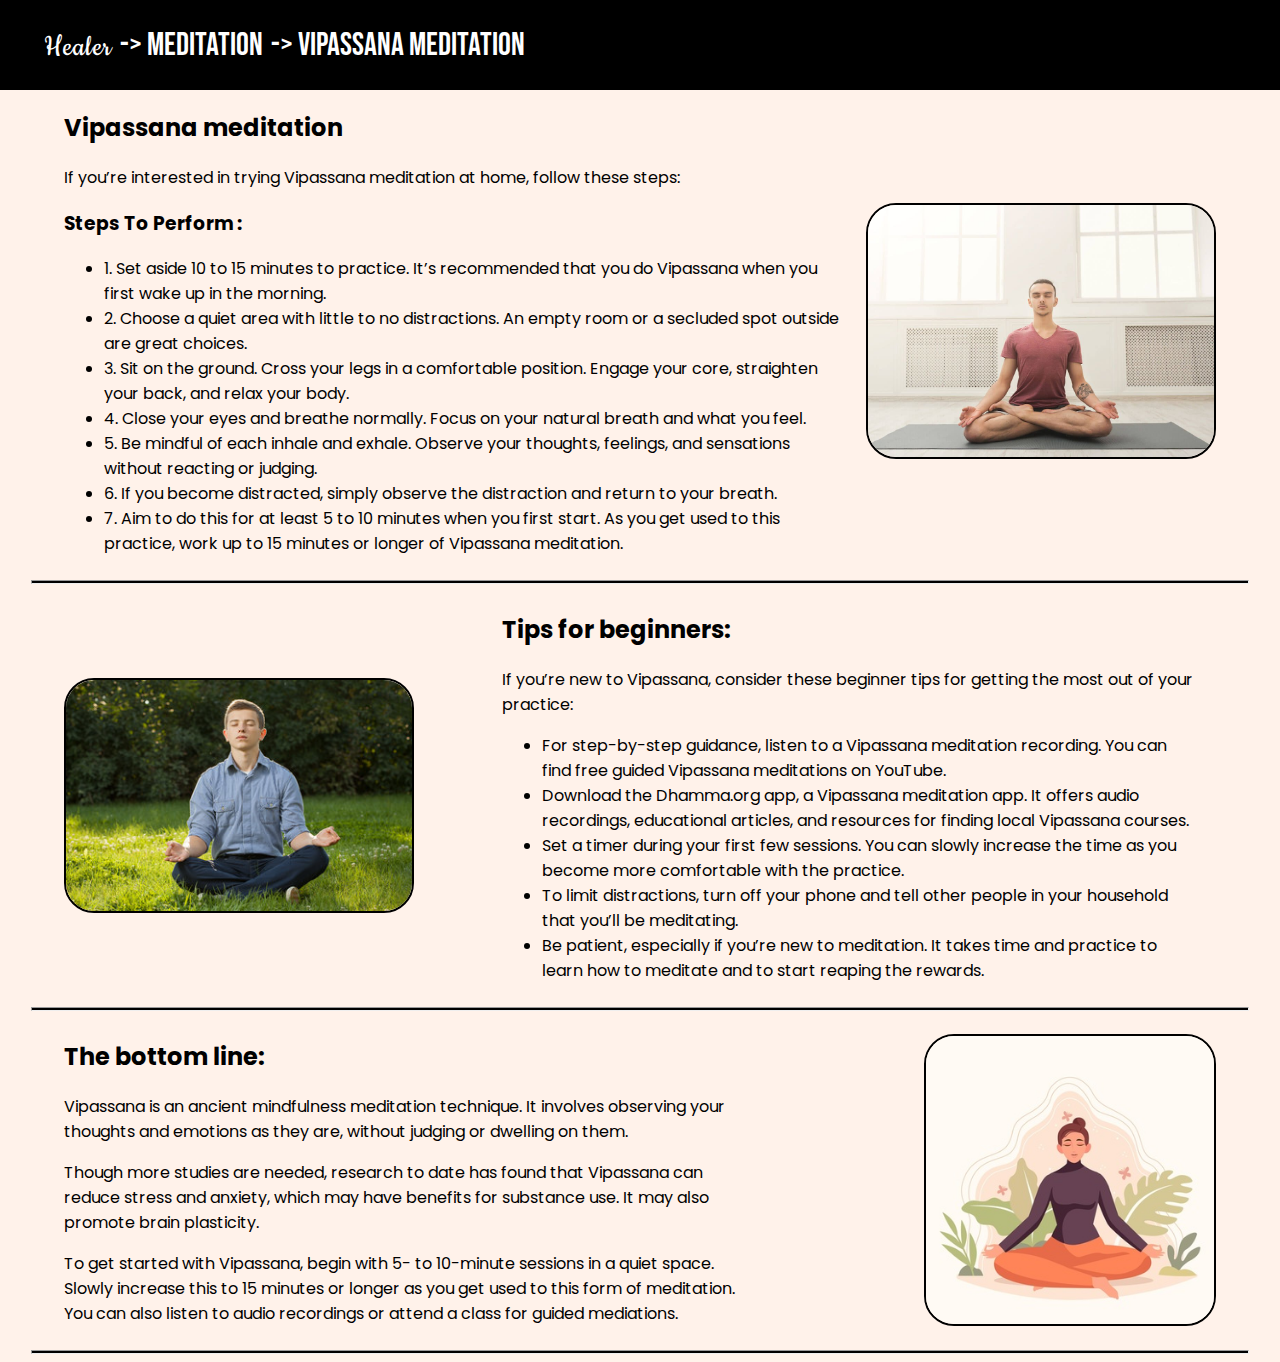
<file: Meditation/Vipassana/vipassana.html>
<!DOCTYPE html>
<html lang="en">
<head>
    <meta charset="UTF-8">
    <meta http-equiv="X-UA-Compatible" content="IE=edge">
    <meta name="viewport" content="width=device-width, initial-scale=1.0">
    <title>Vipassana Meditation</title>
    <link rel="stylesheet" href="vipassana.css">
    <link rel="icon" href="../images/favicon.ico">

    <!-- Bebas Neue Font css : font-family: 'Bebas Neue', cursive; -->
    <link rel="preconnect" href="https://fonts.googleapis.com">
    <link rel="preconnect" href="https://fonts.gstatic.com" crossorigin>
    <link href="https://fonts.googleapis.com/css2?family=Bebas+Neue&display=swap" rel="stylesheet">

    <!-- cookie font css : font-family: 'Cookie', cursive;-->
    <link rel="preconnect" href="https://fonts.googleapis.com">
    <link rel="preconnect" href="https://fonts.gstatic.com" crossorigin>
    <link href="https://fonts.googleapis.com/css2?family=Cookie&family=Kaushan+Script&display=swap" rel="stylesheet">
    
    <!-- font-family: 'Poppins', sans-serif; -->
    <link rel="preconnect" href="https://fonts.googleapis.com">
    <link rel="preconnect" href="https://fonts.gstatic.com" crossorigin>
    <link href="https://fonts.googleapis.com/css2?family=Poppins:wght@500&display=swap" rel="stylesheet">
</head>
<body>
    <div class="navigation">
        <ul>
            <li><span class="healer"><a href="../../index.html">Healer</a> </span></li>
            <li> -> <a href="../meditation.html">Meditation</a></li>
            <li> -> Vipassana Meditation</li>
        </ul>
    </div>
    <div class="main">
        <!-- Vipassana -->
        <div class="Vipa">
            <div class="text">
                <h2>Vipassana meditation</h2>
                <p>If you’re interested in trying Vipassana meditation at home, follow these steps:</p>
                <h3>Steps To Perform :</h3>
                <ul>
                    <li>1.	Set aside 10 to 15 minutes to practice. It’s recommended that you do Vipassana when you first wake up in the morning.</li>
                    <li>2.	Choose a quiet area with little to no distractions. An empty room or a secluded spot outside are great choices.</li>
                    <li>3.	Sit on the ground. Cross your legs in a comfortable position. Engage your core, straighten your back, and relax your body.</li>
                    <li>4.	Close your eyes and breathe normally. Focus on your natural breath and what you feel.</li>
                    <li>5.	Be mindful of each inhale and exhale. Observe your thoughts, feelings, and sensations without reacting or judging.</li>
                    <li>6.	If you become distracted, simply observe the distraction and return to your breath.</li>
                    <li>7.	Aim to do this for at least 5 to 10 minutes when you first start. As you get used to this practice, work up to 15 minutes or longer of Vipassana meditation.</li>
                </ul>
            </div>
            <img src="../images/vipassna2.jpg" alt="">
        </div>
        <hr>
        
       <!-- Tips to follow -->
        <div class="Tips">
            <img src="../images/vipasana 2.jpg" alt="">
            <div class="text">
                <h2>Tips for beginners:</h2>
                <p>If you’re new to Vipassana, consider these beginner tips for getting the most out of your practice:</p>
                <ul>
                    <li>For step-by-step guidance, listen to a Vipassana meditation recording. You can find free guided Vipassana meditations on YouTube.</li>
                    <li>Download the Dhamma.org app, a Vipassana meditation app. It offers audio recordings, educational articles, and resources for finding local Vipassana courses.</li>
                    <li>Set a timer during your first few sessions. You can slowly increase the time as you become more comfortable with the practice.</li>
                    <li>To limit distractions, turn off your phone and tell other people in your household that you’ll be meditating.</li>
                    <li>Be patient, especially if you’re new to meditation. It takes time and practice to learn how to meditate and to start reaping the rewards.</li>
                </ul>
            </div>
        </div>
        <hr>
        
        <!-- Bottom line -->
        <div class="bottomLine">
            <div class="text">
                <h2>The bottom line:</h2>
                <p>Vipassana is an ancient mindfulness meditation technique. It involves observing your thoughts and emotions as they are, without judging or dwelling on them.</p>
                <p>Though more studies are needed, research to date has found that Vipassana can reduce stress and anxiety, which may have benefits for substance use. It may also promote brain plasticity.</p>
                <p>To get started with Vipassana, begin with 5- to 10-minute sessions in a quiet space. Slowly increase this to 15 minutes or longer as you get used to this form of meditation. You can also listen to audio recordings or attend a class for guided mediations.</p>
            </div>
            <img src="../images/vipasana 1.jpg" alt="">
        </div>
        <hr>
       
</body>
</html>
</file>
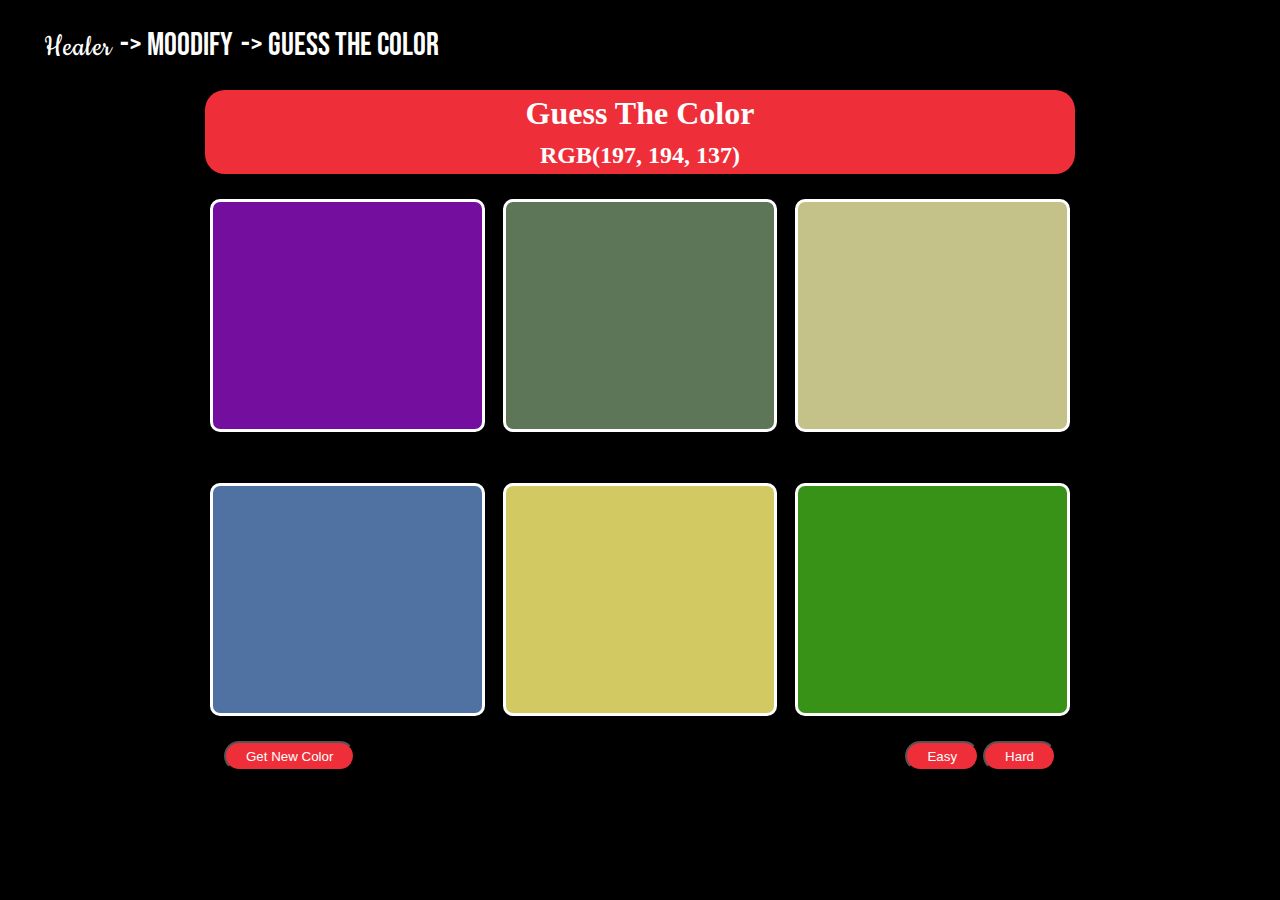
<file: Moodify/guess the color/guessColor.html>
<!DOCTYPE html>
<html lang="en">

<head>
    <meta charset="UTF-8">
    <meta http-equiv="X-UA-Compatible" content="IE=edge">
    <meta name="viewport" content="width=device-width, initial-scale=1.0">
    <title>Guess The Color</title>
    <link rel="stylesheet" href="guessColor.css">
    <!-- cookie font css : font-family: 'Cookie', cursive;-->
  <link rel="preconnect" href="https://fonts.googleapis.com" />
  <link rel="preconnect" href="https://fonts.gstatic.com" crossorigin />
  <link href="https://fonts.googleapis.com/css2?family=Cookie&family=Kaushan+Script&display=swap" rel="stylesheet" />
  
  <!-- Anton css : font-family: 'Anton', sans-serif;-->
  <link rel="preconnect" href="https://fonts.googleapis.com" />
  <link rel="preconnect" href="https://fonts.gstatic.com" crossorigin />
  <link href="https://fonts.googleapis.com/css2?family=Anton&display=swap" rel="stylesheet" />
  
  <!-- Bebas Neue Font css : font-family: 'Bebas Neue', cursive; -->
  <link rel="preconnect" href="https://fonts.googleapis.com">
  <link rel="preconnect" href="https://fonts.gstatic.com" crossorigin>
  <link href="https://fonts.googleapis.com/css2?family=Bebas+Neue&display=swap" rel="stylesheet">
  <link rel="preconnect" href="https://fonts.googleapis.com" />

  <link rel="preconnect" href="https://fonts.gstatic.com" crossorigin />
  <link
    href="https://fonts.googleapis.com/css2?family=Oswald:wght@600;613&family=Poppins:wght@500&family=Roboto+Mono:wght@200&display=swap"
    rel="stylesheet" />
    <link rel="icon" href="../images/favicon.ico">
</head>

<body onload="generateNewColor()">
    <div class="navigation">
        <ul>
            <li><a href="../../index.html"> <span class="healer">Healer </span></a></li>
            <li> -> <a href="../Moodify.html">Moodify</a></li>
            <li> -> Guess The Color </li>
        </ul>
    </div>
    <div class="main">
        <div class="text">
            <h1>Guess The Color</h1>
            <h2 class="color">RGB(255, 255 ,255)</h2>
        </div>
        <div class="box">
            <div class="option1 option"></div>
            <div class="option2 option"></div>
            <div class="option3 option"></div>
            <div class="option4 option"></div>
            <div class="option5 option"></div>
            <div class="option6 option"></div>
        </div>
        <div class="buttons">
            <button id="newColor">Get New Color</button>
            <div class="level">
                <button>Easy</button>
                <button>Hard</button>
            </div>
        </div>
    </div>

    <script src="guessColor.js"></script>
</body>

</html>
</file>
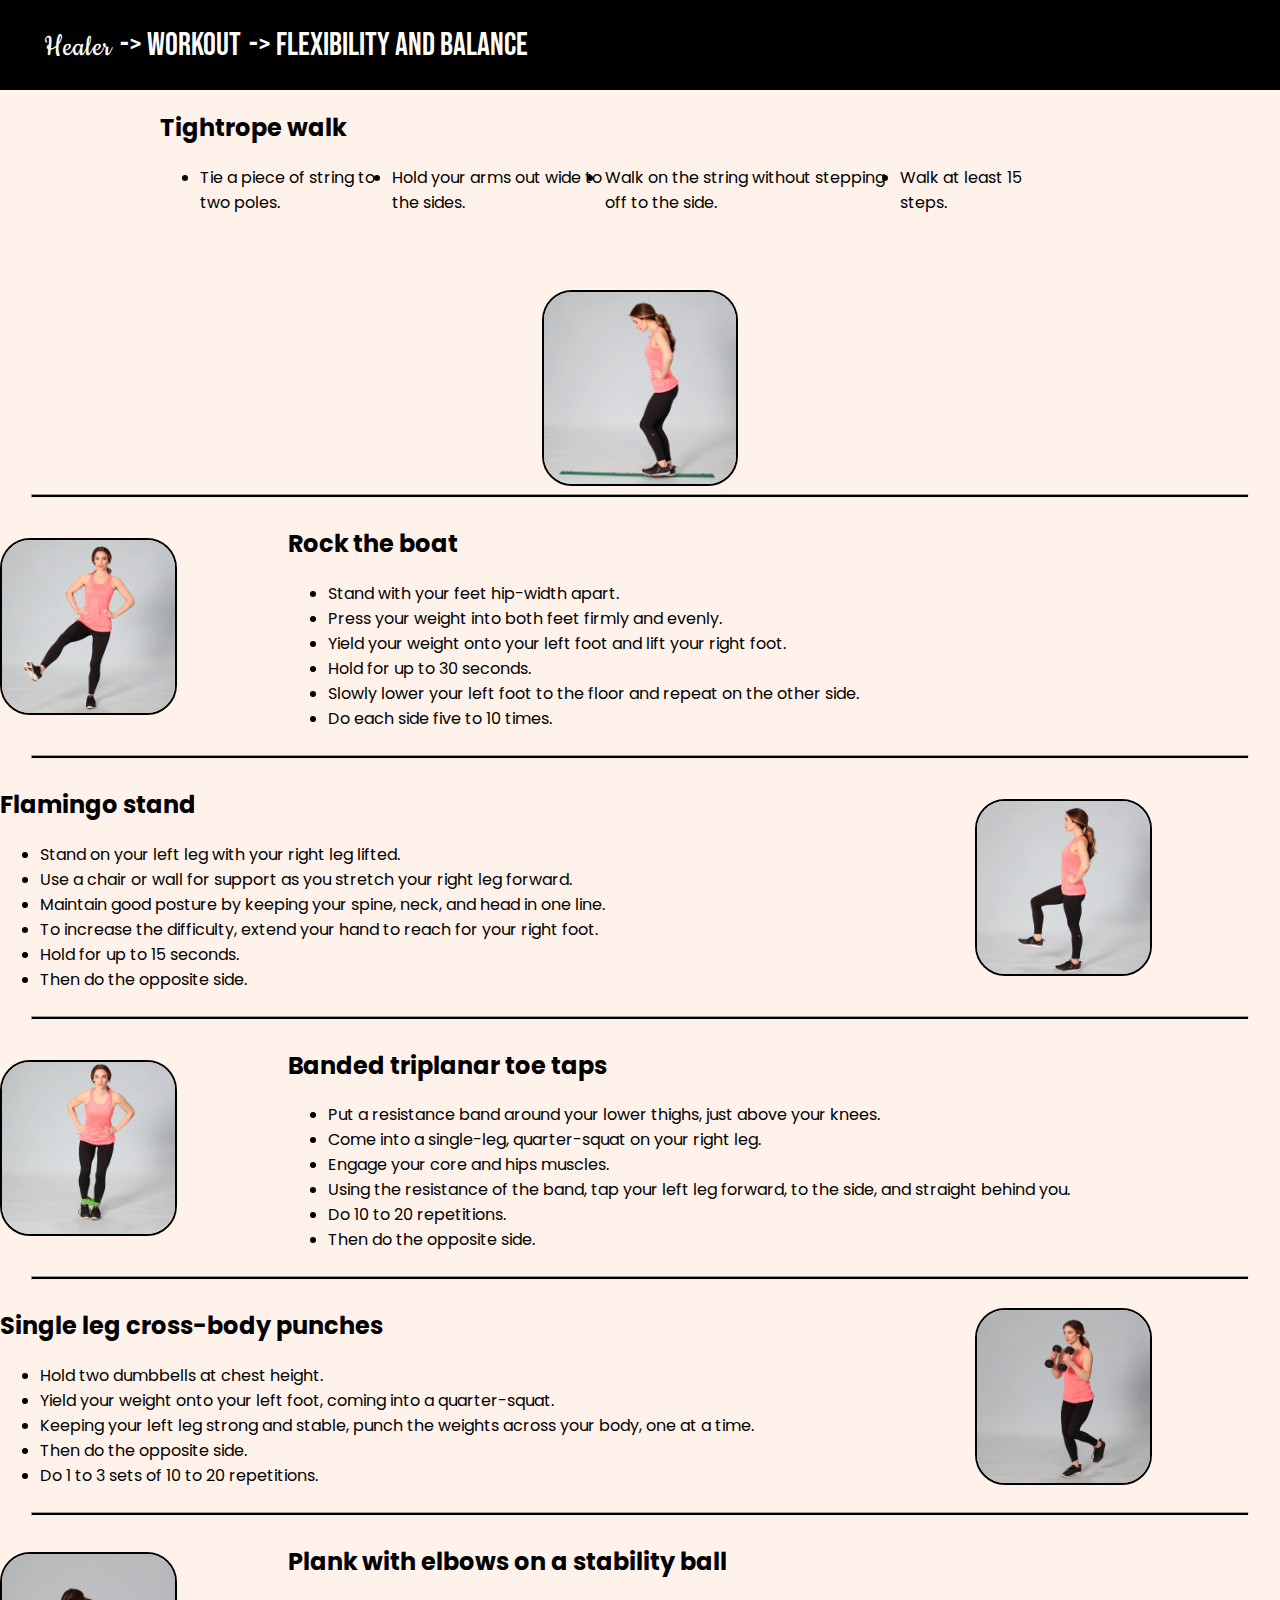
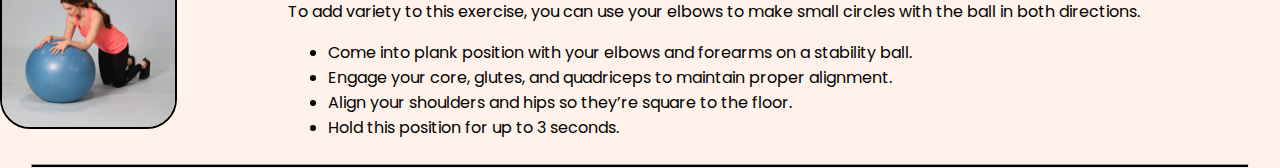
<file: workout/balancing/balancing.html>
<!DOCTYPE html>
<html lang="en">
<head>
    <meta charset="UTF-8">
    <meta http-equiv="X-UA-Compatible" content="IE=edge">
    <meta name="viewport" content="width=device-width, initial-scale=1.0">
    <title>Flexibility and balance</title>
    <link rel="stylesheet" href="balancing.css">
    <link rel="icon" href="../images/favicon.ico">

    <!-- Bebas Neue Font css : font-family: 'Bebas Neue', cursive; -->
    <link rel="preconnect" href="https://fonts.googleapis.com">
    <link rel="preconnect" href="https://fonts.gstatic.com" crossorigin>
    <link href="https://fonts.googleapis.com/css2?family=Bebas+Neue&display=swap" rel="stylesheet">

    <!-- cookie font css : font-family: 'Cookie', cursive;-->
    <link rel="preconnect" href="https://fonts.googleapis.com">
    <link rel="preconnect" href="https://fonts.gstatic.com" crossorigin>
    <link href="https://fonts.googleapis.com/css2?family=Cookie&family=Kaushan+Script&display=swap" rel="stylesheet">
    
    <!-- font-family: 'Poppins', sans-serif; -->
    <link rel="preconnect" href="https://fonts.googleapis.com">
    <link rel="preconnect" href="https://fonts.gstatic.com" crossorigin>
    <link href="https://fonts.googleapis.com/css2?family=Poppins:wght@500&display=swap" rel="stylesheet">
</head>
<body>
    <div class="navigation">
        <ul>
            <li><span class="healer"><a href="/index.html">Healer</a> </span></li>
            <li> -> <a href="../workout.html">Workout </a></li>
            <li> -> Flexibility and balance</li>
        </ul>
    </div>
    <div class="main">
        <!-- Tightrope walk -->
        <div class="text">
                <h2>Tightrope walk</h2>
                <ul>
                <div class="box">
                    <li>Tie a piece of string to two poles.</li>
                    <li>Hold your arms out wide to the sides.</li>
                    <li>Walk on the string without stepping off to the side.</li>
                    <li>Walk at least 15 steps.</li>
                </ul>
            </div>
            <img src="balancing/Tightrope walk.gif" alt="">
        </div>
        <hr>
        
        <!-- Rock the boat -->
        <div class="box">
            <img src="balancing/Rock the boat.gif" alt="">
            <div class="text">
                <h2>Rock the boat</h2>
                <ul>
                    <li>Stand with your feet hip-width apart.</li>
                    <li>Press your weight into both feet firmly and evenly.</li>
                    <li>Yield your weight onto your left foot and lift your right foot.</li>
                    <li>Hold for up to 30 seconds.</li>
                    <li>Slowly lower your left foot to the floor and repeat on the other side.</li>
                    <li>Do each side five to 10 times.</li>
                </ul>
            </div>
        </div>
        <hr>
        
        <!-- Flamingo stand -->
        <div class="box">
            <div class="text">
                <h2>Flamingo stand</h2>
                <ul>
                    <li>Stand on your left leg with your right leg lifted.</li>
                    <li>Use a chair or wall for support as you stretch your right leg forward.</li>
                    <li>Maintain good posture by keeping your spine, neck, and head in one line.</li>
                    <li>To increase the difficulty, extend your hand to reach for your right foot.</li>
                    <li>Hold for up to 15 seconds.</li>
                    <li>Then do the opposite side.</li>
                </ul>
            </div>
            <img src="balancing/Flamingo stand.gif" alt="">
        </div>
        <hr>
        <!-- Banded triplanar toe taps -->
        <div class="box">
            <img src="balancing/Banded triplanar toe taps.gif" alt="">
            <div class="text">
                <h2>Banded triplanar toe taps</h2>
                <ul>
                    <li>Put a resistance band around your lower thighs, just above your knees.</li>
                    <li>Come into a single-leg, quarter-squat on your right leg.</li>
                    <li>Engage your core and hips muscles.</li>
                    <li>Using the resistance of the band, tap your left leg forward, to the side, and straight behind you.</li>
                    <li>Do 10 to 20 repetitions.</li>
                    <li>Then do the opposite side.</li>
                </ul>
            </div>
        </div>
        <hr>
        
        <!-- Single leg cross-body punches -->
        <div class="box">
            <div class="text">
                <h2>Single leg cross-body punches</h2>
                <ul>
                    <li>Hold two dumbbells at chest height.</li>
                    <li>Yield your weight onto your left foot, coming into a quarter-squat.</li>
                    <li>Keeping your left leg strong and stable, punch the weights across your body, one at a time.</li>
                    <li>Then do the opposite side.</li>
                    <li>Do 1 to 3 sets of 10 to 20 repetitions.</li>
                </ul>
            </div>
            <img src="balancing/Single leg cross-body punches.gif" alt="">
        </div>
        <hr>
        
        <!-- Plank with elbows on a stability ball -->
        <div class="box">
            <img src="balancing/Plank with elbows on a stability ball.gif" alt="">
            <div class="text">
                <h2>Plank with elbows on a stability ball</h2>
                <p>To add variety to this exercise, you can use your elbows to make small circles with the ball in both directions.</p>
                <ul>
                    <li>Come into plank position with your elbows and forearms on a stability ball.</li>
                    <li>Engage your core, glutes, and quadriceps to maintain proper alignment.</li>
                    <li>Align your shoulders and hips so they’re square to the floor.</li>
                    <li>Hold this position for up to 3 seconds.</li>
                </ul>
            </div>
        </div>
        <hr>
    </div>
</body>
</html>
</file>
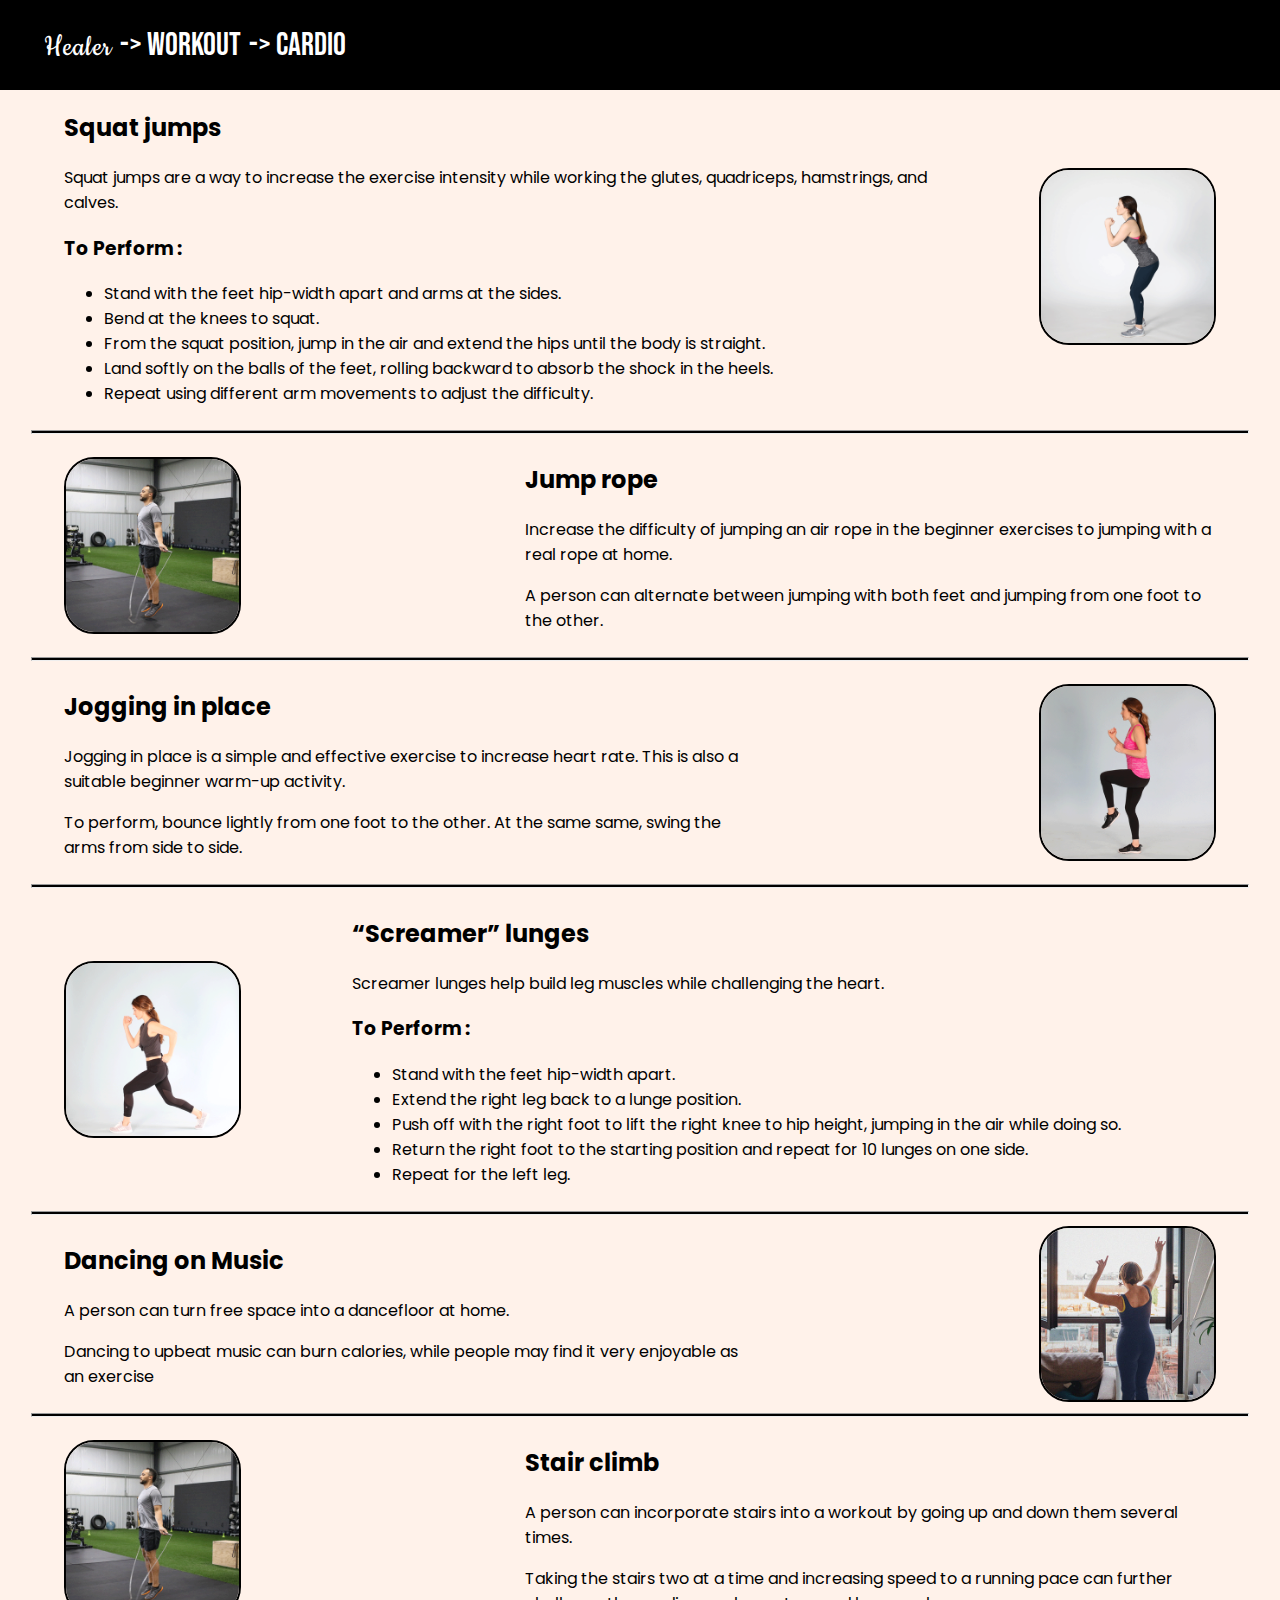
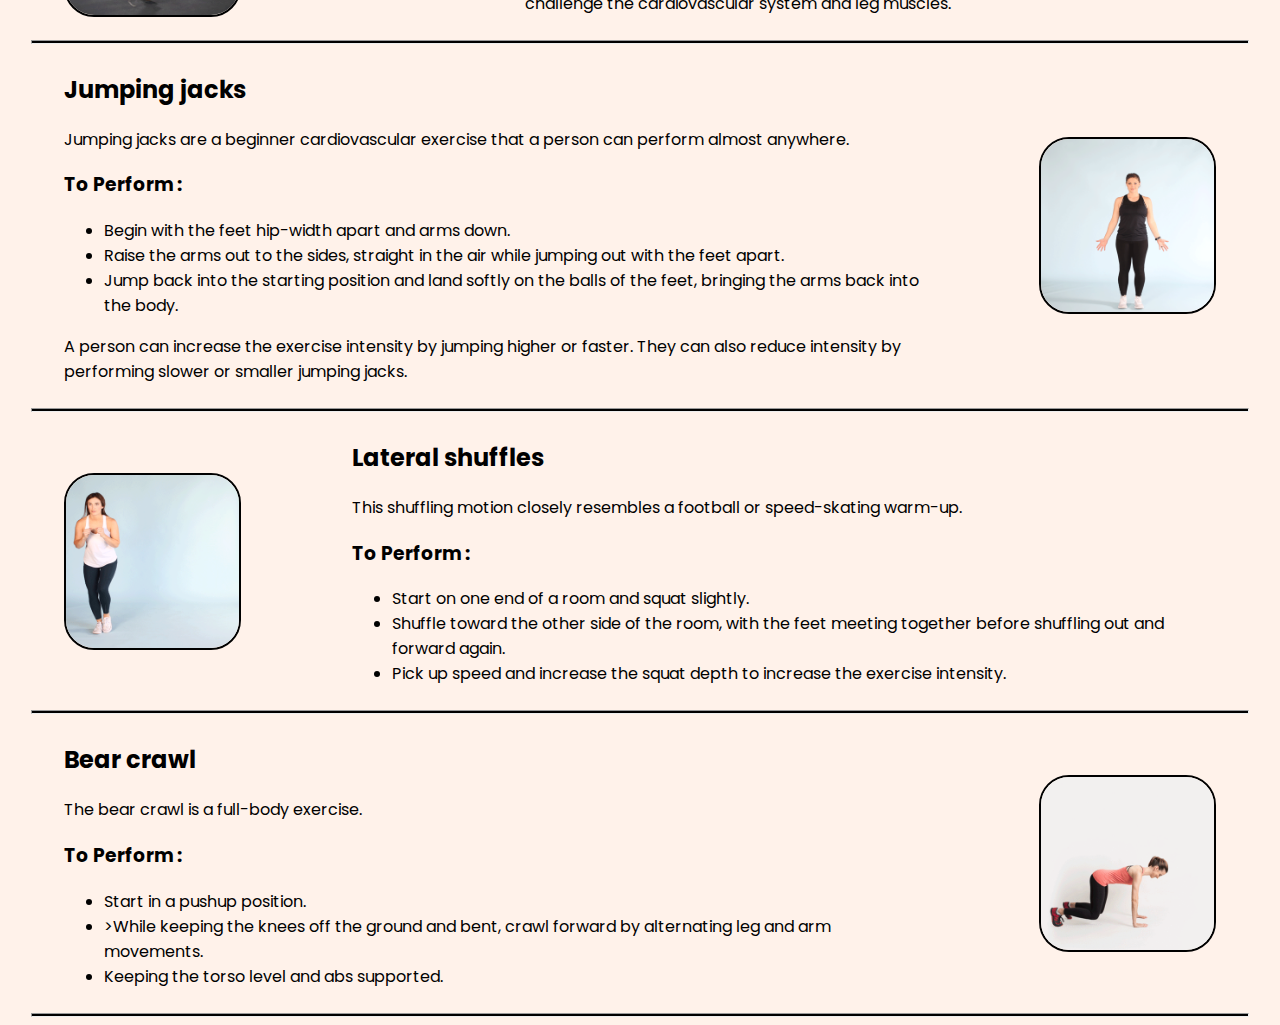
<file: workout/cardio/cardio.html>
<!DOCTYPE html>
<html lang="en">
<head>
    <meta charset="UTF-8">
    <meta http-equiv="X-UA-Compatible" content="IE=edge">
    <meta name="viewport" content="width=device-width, initial-scale=1.0">
    <title>Cardio</title>
    <link rel="stylesheet" href="cardio.css">
    <link rel="icon" href="../images/favicon.ico">

    <!-- Bebas Neue Font css : font-family: 'Bebas Neue', cursive; -->
    <link rel="preconnect" href="https://fonts.googleapis.com">
    <link rel="preconnect" href="https://fonts.gstatic.com" crossorigin>
    <link href="https://fonts.googleapis.com/css2?family=Bebas+Neue&display=swap" rel="stylesheet">

    <!-- cookie font css : font-family: 'Cookie', cursive;-->
    <link rel="preconnect" href="https://fonts.googleapis.com">
    <link rel="preconnect" href="https://fonts.gstatic.com" crossorigin>
    <link href="https://fonts.googleapis.com/css2?family=Cookie&family=Kaushan+Script&display=swap" rel="stylesheet">
    
    <!-- font-family: 'Poppins', sans-serif; -->
    <link rel="preconnect" href="https://fonts.googleapis.com">
    <link rel="preconnect" href="https://fonts.gstatic.com" crossorigin>
    <link href="https://fonts.googleapis.com/css2?family=Poppins:wght@500&display=swap" rel="stylesheet">
</head>
<body>
    <div class="navigation">
        <ul>
            <li><span class="healer"><a href="/index.html">Healer</a> </span></li>
            <li> -> <a href="../workout.html">Workout </a></li>
            <li> -> Cardio</li>
        </ul>
    </div>
    <div class="main">
        <!-- Squat Jumps -->
        <div class="squat">
            <div class="text">
                <h2>Squat jumps</h2>
                <p>Squat jumps are a way to increase the exercise intensity while working the glutes, quadriceps, hamstrings, and calves.</p>
                <h3>To Perform :</h3>
                <ul>
                    <li>Stand with the feet hip-width apart and arms at the sides.</li>
                    <li>Bend at the knees to squat.</li>
                    <li>From the squat position, jump in the air and extend the hips until the body is straight.</li>
                    <li>Land softly on the balls of the feet, rolling backward to absorb the shock in the heels.</li>
                    <li>Repeat using different arm movements to adjust the difficulty.</li>
                </ul>
            </div>
            <img src="cardio-gifs/Squat jumps.gif" alt="">
        </div>
        <hr>
        
        <!-- Jump Rope -->
        <div class="jumpRope">
            <img src="cardio-gifs/Jump rope.gif" alt="">
            <div class="text">
                <h2>Jump rope</h2>
                <p>Increase the difficulty of jumping an air rope in the beginner exercises to jumping with a real rope at home.</p>
                <p>A person can alternate between jumping with both feet and jumping from one foot to the other.</p>
            </div>
        </div>
        <hr>
        
        <!-- Jogging In Place -->
        <div class="jogging">
            <div class="text">
                <h2>Jogging in place</h2>
                <p>Jogging in place is a simple and effective exercise to increase heart rate. This is also a suitable beginner warm-up activity.</p>
                <p>To perform, bounce lightly from one foot to the other. At the same same, swing the arms from side to side.</p>
            </div>
            <img src="cardio-gifs/Jogin in Place.gif" alt="">
        </div>
        <hr>
        <!-- Screamer -->
        <div class="screamer">
            <img src="cardio-gifs/“Screamer” lunges.gif" alt="">
            <div class="text">
                <h2>“Screamer” lunges</h2>
                <p>Screamer lunges help build leg muscles while challenging the heart.</p>
                <h3>To Perform :</h3>
                <ul>
                    <li>Stand with the feet hip-width apart.</li>
                    <li>Extend the right leg back to a lunge position.</li>
                    <li>Push off with the right foot to lift the right knee to hip height, jumping in the air while doing so.</li>
                    <li>Return the right foot to the starting position and repeat for 10 lunges on one side.</li>
                    <li>Repeat for the left leg.</li>
                </ul>
            </div>
        </div>
        <hr>
        
        <!-- Dancing to music -->
        <div class="dancing">
            <div class="text">
                <h2>Dancing on Music</h2>
                <p>A person can turn free space into a dancefloor at home.</p>
                <p>Dancing to upbeat music can burn calories, while people may find it very enjoyable as an exercise</p>
            </div>
            <img src="cardio-gifs/dancing.jpg" alt="">
        </div>
        <hr>
        
        <!-- Stair climb -->
        <div class="stairClimb">
            <img src="cardio-gifs/Jump rope.gif" alt="">
            <div class="text">
                <h2>Stair climb</h2>
                <p>A person can incorporate stairs into a workout by going up and down them several times.</p>
                <p>Taking the stairs two at a time and increasing speed to a running pace can further challenge the cardiovascular system and leg muscles.</p>
            </div>
        </div>
        <hr>
        
        <!-- Jumping jacks -->
        <div class="jumpingJacks">
            <div class="text">
                <h2>Jumping jacks</h2>
                <p>Jumping jacks are a beginner cardiovascular exercise that a person can perform almost anywhere.</p>
                <h3>To Perform :</h3>
                <ul>
                    <li>Begin with the feet hip-width apart and arms down.</li>
                    <li>Raise the arms out to the sides, straight in the air while jumping out with the feet apart.</li>
                    <li>Jump back into the starting position and land softly on the balls of the feet, bringing the arms back into the body.</li>
                </ul>
                <p>A person can increase the exercise intensity by jumping higher or faster. They can also reduce intensity by performing slower or smaller jumping jacks.</p>
            </div>
            <img src="cardio-gifs/jumping jacks.gif" alt="">
        </div>
        <hr>
        
        <!-- Lateral shuffles -->
        <div class="shuffles">
            <img src="cardio-gifs/Lateral shuffles.gif" alt="">
            <div class="text">
                <h2>Lateral shuffles</h2>
                <p>This shuffling motion closely resembles a football or speed-skating warm-up.</p>
                <h3>To Perform :</h3>
                <ul>
                    <li>Start on one end of a room and squat slightly.</li>
                    <li>Shuffle toward the other side of the room, with the feet meeting together before shuffling out and forward again.</li>
                    <li>Pick up speed and increase the squat depth to increase the exercise intensity.</li>
                </ul>
            </div>
        </div>
        <hr>
        
        <!-- Bear crawl -->
        <div class="BearCrawl">
            <div class="text">
                <h2>Bear crawl</h2>
                <p>The bear crawl is a full-body exercise.</p>
                <h3>To Perform :</h3>
                <ul>
                    <li>Start in a pushup position.</li>
                    <li>>While keeping the knees off the ground and bent, crawl forward by alternating leg and arm movements.</li>
                    <li>Keeping the torso level and abs supported.</li>
                </ul>
            </div>
            <img src="cardio-gifs/Bear crawl.gif" alt="">
        </div>
        <hr>
    </div>
</body>
</html>
</file>
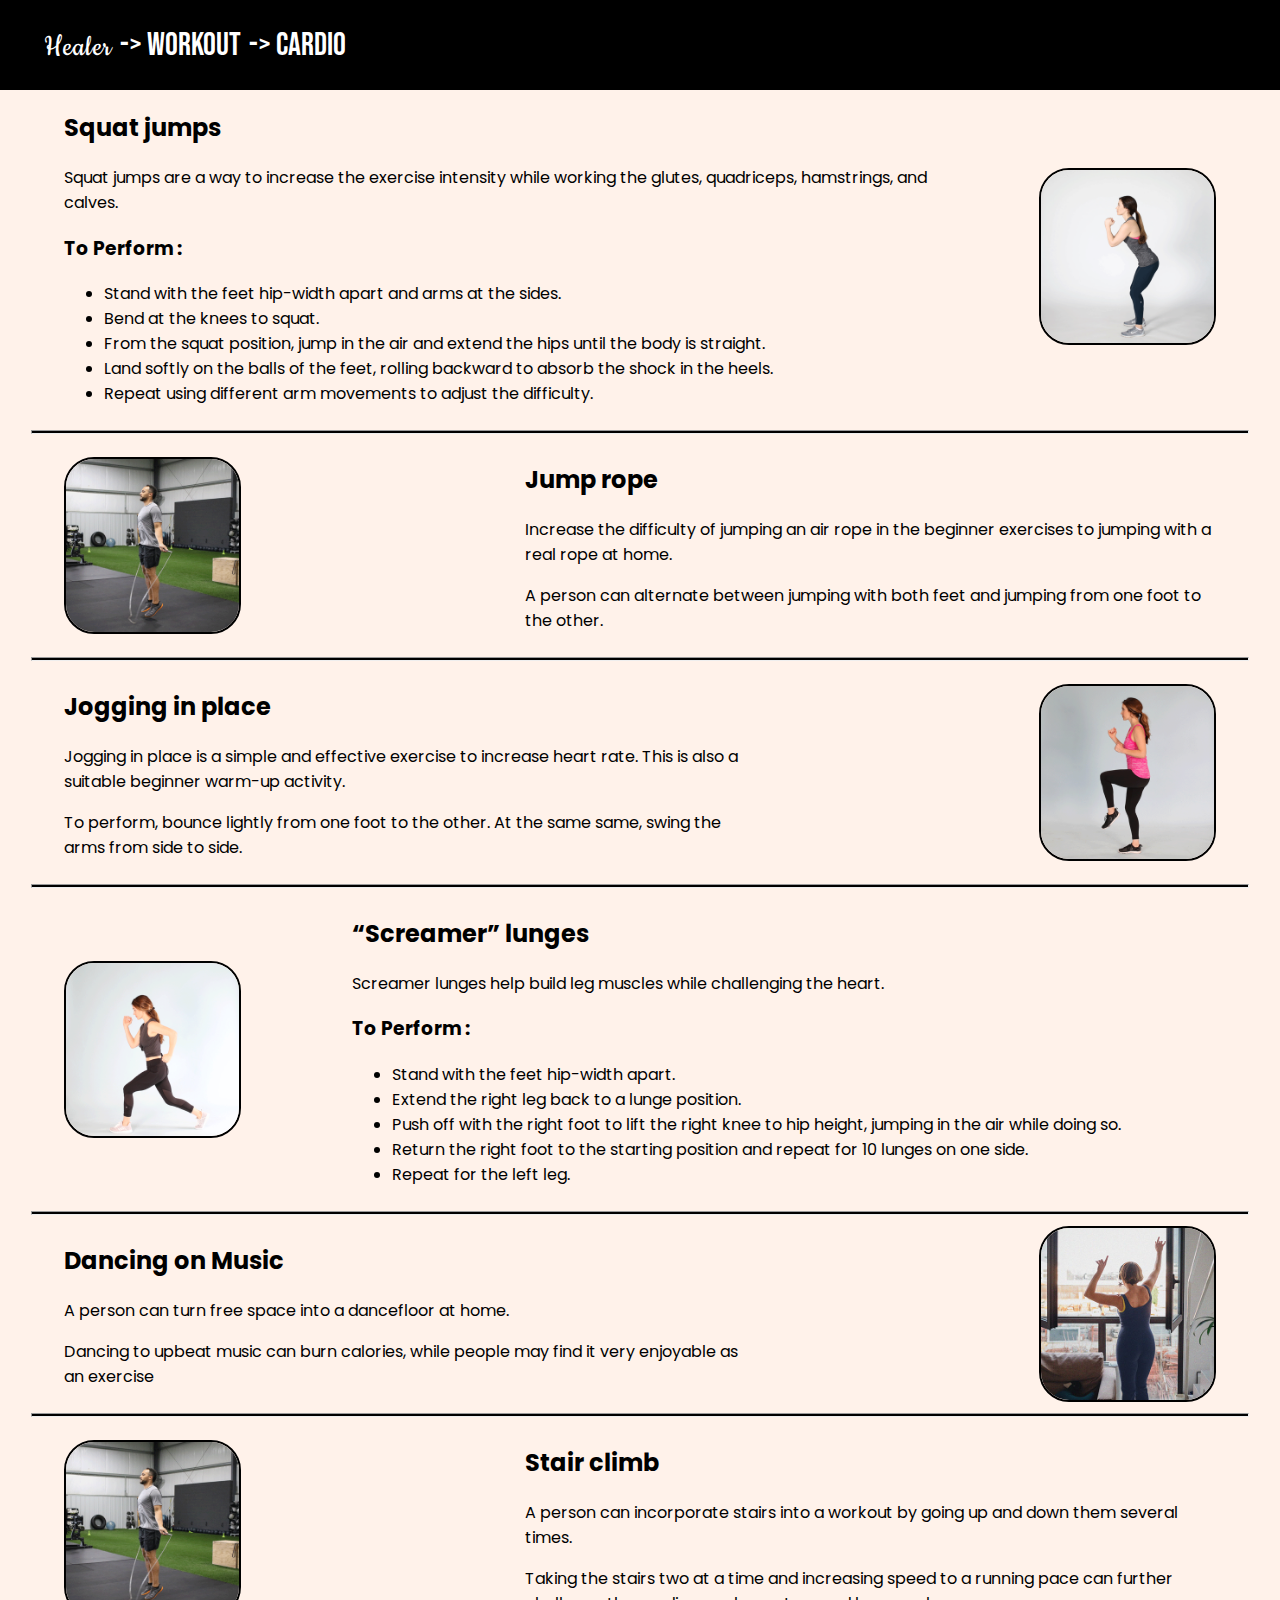
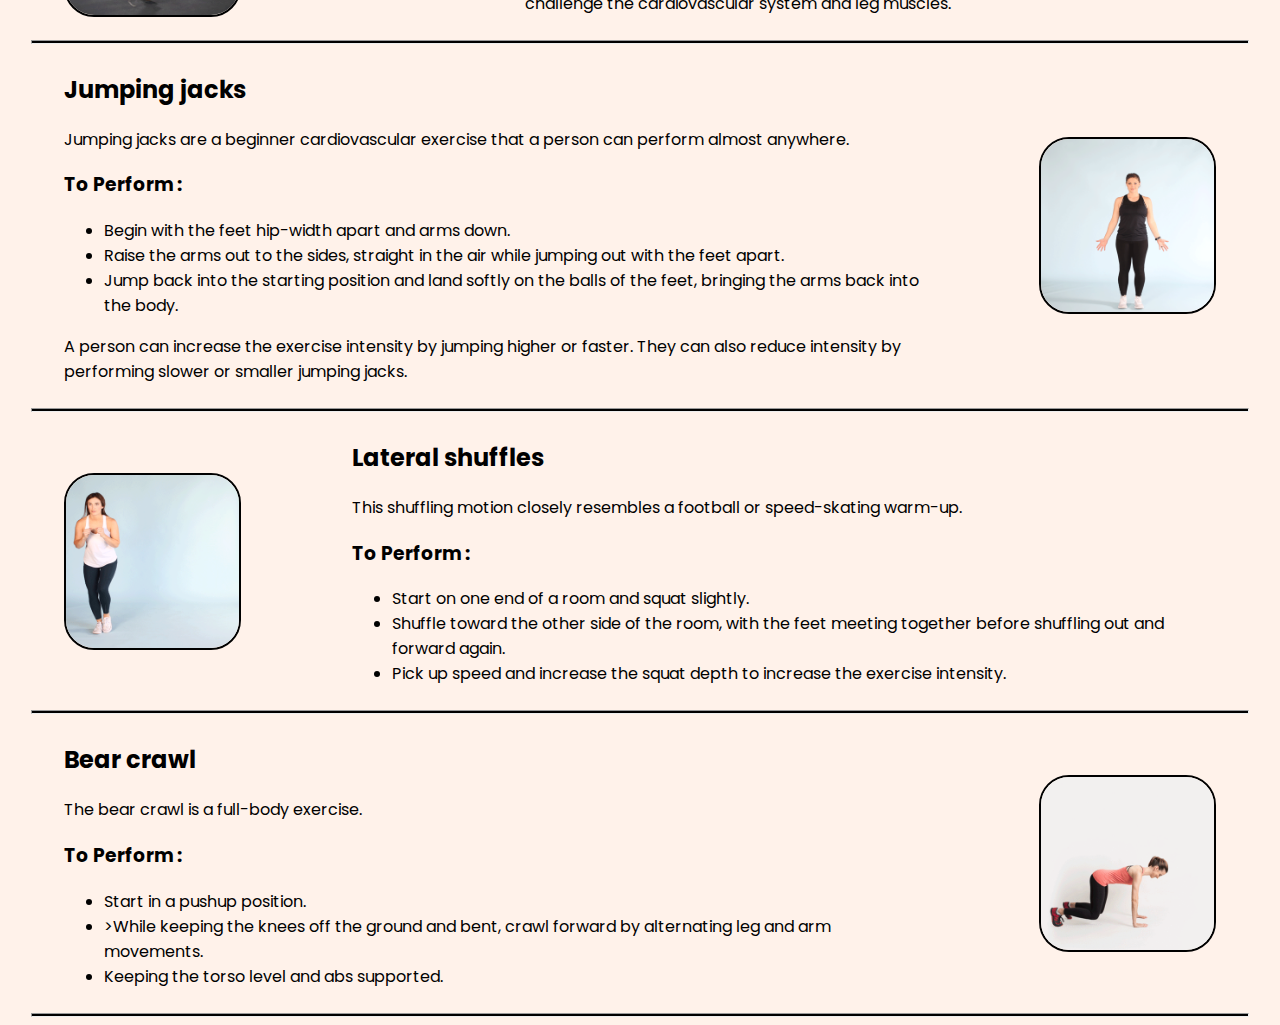
<file: workout/images/cardio.html>
<!DOCTYPE html>
<html lang="en">
<head>
    <meta charset="UTF-8">
    <meta http-equiv="X-UA-Compatible" content="IE=edge">
    <meta name="viewport" content="width=device-width, initial-scale=1.0">
    <title>Cardio</title>
    <link rel="stylesheet" href="cardio.css">
    <link rel="icon" href="/images/favicon.ico">

    <!-- Bebas Neue Font css : font-family: 'Bebas Neue', cursive; -->
    <link rel="preconnect" href="https://fonts.googleapis.com">
    <link rel="preconnect" href="https://fonts.gstatic.com" crossorigin>
    <link href="https://fonts.googleapis.com/css2?family=Bebas+Neue&display=swap" rel="stylesheet">

    <!-- cookie font css : font-family: 'Cookie', cursive;-->
    <link rel="preconnect" href="https://fonts.googleapis.com">
    <link rel="preconnect" href="https://fonts.gstatic.com" crossorigin>
    <link href="https://fonts.googleapis.com/css2?family=Cookie&family=Kaushan+Script&display=swap" rel="stylesheet">
    
    <!-- font-family: 'Poppins', sans-serif; -->
    <link rel="preconnect" href="https://fonts.googleapis.com">
    <link rel="preconnect" href="https://fonts.gstatic.com" crossorigin>
    <link href="https://fonts.googleapis.com/css2?family=Poppins:wght@500&display=swap" rel="stylesheet">
</head>
<body>
    <div class="navigation">
        <ul>
            <li><span class="healer"><a href="/index.html">Healer</a> </span></li>
            <li> -> <a href="">Workout </a></li>
            <li> -> Cardio</li>
        </ul>
    </div>
    <div class="main">
        <!-- Squat Jumps -->
        <div class="squat">
            <div class="text">
                <h2>Squat jumps</h2>
                <p>Squat jumps are a way to increase the exercise intensity while working the glutes, quadriceps, hamstrings, and calves.</p>
                <h3>To Perform :</h3>
                <ul>
                    <li>Stand with the feet hip-width apart and arms at the sides.</li>
                    <li>Bend at the knees to squat.</li>
                    <li>From the squat position, jump in the air and extend the hips until the body is straight.</li>
                    <li>Land softly on the balls of the feet, rolling backward to absorb the shock in the heels.</li>
                    <li>Repeat using different arm movements to adjust the difficulty.</li>
                </ul>
            </div>
            <img src="cardio-gifs/Squat jumps.gif" alt="">
        </div>
        <hr>
        
        <!-- Jump Rope -->
        <div class="jumpRope">
            <img src="cardio-gifs/Jump rope.gif" alt="">
            <div class="text">
                <h2>Jump rope</h2>
                <p>Increase the difficulty of jumping an air rope in the beginner exercises to jumping with a real rope at home.</p>
                <p>A person can alternate between jumping with both feet and jumping from one foot to the other.</p>
            </div>
        </div>
        <hr>
        
        <!-- Jogging In Place -->
        <div class="jogging">
            <div class="text">
                <h2>Jogging in place</h2>
                <p>Jogging in place is a simple and effective exercise to increase heart rate. This is also a suitable beginner warm-up activity.</p>
                <p>To perform, bounce lightly from one foot to the other. At the same same, swing the arms from side to side.</p>
            </div>
            <img src="cardio-gifs/Jogin in Place.gif" alt="">
        </div>
        <hr>
        <!-- Screamer -->
        <div class="screamer">
            <img src="cardio-gifs/“Screamer” lunges.gif" alt="">
            <div class="text">
                <h2>“Screamer” lunges</h2>
                <p>Screamer lunges help build leg muscles while challenging the heart.</p>
                <h3>To Perform :</h3>
                <ul>
                    <li>Stand with the feet hip-width apart.</li>
                    <li>Extend the right leg back to a lunge position.</li>
                    <li>Push off with the right foot to lift the right knee to hip height, jumping in the air while doing so.</li>
                    <li>Return the right foot to the starting position and repeat for 10 lunges on one side.</li>
                    <li>Repeat for the left leg.</li>
                </ul>
            </div>
        </div>
        <hr>
        
        <!-- Dancing to music -->
        <div class="dancing">
            <div class="text">
                <h2>Dancing on Music</h2>
                <p>A person can turn free space into a dancefloor at home.</p>
                <p>Dancing to upbeat music can burn calories, while people may find it very enjoyable as an exercise</p>
            </div>
            <img src="cardio-gifs/dancing.jpg" alt="">
        </div>
        <hr>
        
        <!-- Stair climb -->
        <div class="stairClimb">
            <img src="cardio-gifs/Jump rope.gif" alt="">
            <div class="text">
                <h2>Stair climb</h2>
                <p>A person can incorporate stairs into a workout by going up and down them several times.</p>
                <p>Taking the stairs two at a time and increasing speed to a running pace can further challenge the cardiovascular system and leg muscles.</p>
            </div>
        </div>
        <hr>
        
        <!-- Jumping jacks -->
        <div class="jumpingJacks">
            <div class="text">
                <h2>Jumping jacks</h2>
                <p>Jumping jacks are a beginner cardiovascular exercise that a person can perform almost anywhere.</p>
                <h3>To Perform :</h3>
                <ul>
                    <li>Begin with the feet hip-width apart and arms down.</li>
                    <li>Raise the arms out to the sides, straight in the air while jumping out with the feet apart.</li>
                    <li>Jump back into the starting position and land softly on the balls of the feet, bringing the arms back into the body.</li>
                </ul>
                <p>A person can increase the exercise intensity by jumping higher or faster. They can also reduce intensity by performing slower or smaller jumping jacks.</p>
            </div>
            <img src="cardio-gifs/jumping jacks.gif" alt="">
        </div>
        <hr>
        
        <!-- Lateral shuffles -->
        <div class="shuffles">
            <img src="cardio-gifs/Lateral shuffles.gif" alt="">
            <div class="text">
                <h2>Lateral shuffles</h2>
                <p>This shuffling motion closely resembles a football or speed-skating warm-up.</p>
                <h3>To Perform :</h3>
                <ul>
                    <li>Start on one end of a room and squat slightly.</li>
                    <li>Shuffle toward the other side of the room, with the feet meeting together before shuffling out and forward again.</li>
                    <li>Pick up speed and increase the squat depth to increase the exercise intensity.</li>
                </ul>
            </div>
        </div>
        <hr>
        
        <!-- Bear crawl -->
        <div class="BearCrawl">
            <div class="text">
                <h2>Bear crawl</h2>
                <p>The bear crawl is a full-body exercise.</p>
                <h3>To Perform :</h3>
                <ul>
                    <li>Start in a pushup position.</li>
                    <li>>While keeping the knees off the ground and bent, crawl forward by alternating leg and arm movements.</li>
                    <li>Keeping the torso level and abs supported.</li>
                </ul>
            </div>
            <img src="cardio-gifs/Bear crawl.gif" alt="">
        </div>
        <hr>
    </div>
</body>
</html>
</file>
<file: style.css>
body{
    margin: 0%;
    background: linear-gradient(to left, #2471ff, #d655d8, #ff4e98, #ff7a5b, #ffaf33, #ffb928, #ffc31a, #ffce00, #ffaa00, #ff8413, #fc5d29, #ee2e39);    
}
a{
    text-decoration: none;
    color: black;
}
/* CSS used more than one time through out the page */
.healer{
    font-family: 'Cookie', cursive !important;
    text-transform: capitalize !important;
    letter-spacing: 1px;
}
.box{
    height: 80%;
    width: 85%;
    border-radius: 30px;
    background-color: white;
    display: flex;
    justify-content: space-between;
    align-items: center;
}
.animation{
    background: linear-gradient(to left, #2471ff, #d655d8, #ff4e98, #ff7a5b, #ffaf33, #ffb928, #ffc31a, #ffce00, #ffaa00, #ff8413, #fc5d29, #ee2e39);
    background-repeat: no-repeat;
    background-size: 80%;
    animation: shining 2.5s linear infinite;
    -webkit-background-clip: text;
    background-clip: text;
}
/* KeyFream for animation */ 
@keyframes shining{
    0%{
        -webkit-text-fill-color: rgba(0, 0, 0, 0.349);
        text-fill-color: rgba(0, 0, 0, 0.349);
        background-position: -500%;
    }
    100%{
        -webkit-text-fill-color: rgba(0, 0, 0, 0.349);
        text-fill-color: rgba(0, 0, 0, 0.349);
        background-position: 500%;
    }
}
.outer{
    position: relative;
    display: flex;
    justify-content: center;
    align-items: center;
    width: 100%;
    height: 90vh;
    top: 10vh;
}
.sp1{
    background-color: #2471FF;
    border-radius: 10px;
}
.sp2{
    background-color: #FFFF00;
    border-radius: 10px;
}
.sp3{
    background-color: #ee2e39;
    border-radius: 10px;
}
.sp1, .sp2, .sp3{
    font-family: 'Anton', sans-serif;
    font-size: 1.5rem;
    text-align: center;
    letter-spacing: 5px;
    line-height: 1.7;
    text-transform: uppercase;
    padding: 0px 5px;
}
/* For Navigation Bar */
.navigation{
    position: fixed;
    display: flex;
    justify-content: space-between;
    align-items: center;
    height: 10vh;
    width: 100%;
    top: 0px;
    font-family: 'Bebas Neue', cursive;
    background-color: rgba(107, 107, 107, 0.13);
    z-index: 1;
}
.navigationIteams{
    display: flex;
    width: 50%;
    justify-content: space-evenly;
}
.iteam{
    font-size: 1.2rem;
    letter-spacing: 0.1rem;
}
.underLine{
    width: 0%;
    height: 3px;
    background-color: white;
    margin: 0 auto;
    transition: 0.3s;
}
/* For Hoering Effect on nevation iteams */
.iteam a:hover + .underLine{
    width: 100%;
    height: 3px;
}
.logo{
    display: flex;
    height: 9vh;
    width: 9vh;
    align-items: center;
    justify-content: center;
    border-radius: 50%;
    background-color: #00f;
    margin-left: 2%;
}
.navigation a{
    transition: color 0.3s linear;
}
.navigation a:hover{
    color: white;
}
.logo a{
    color: white;
}
.logo a:hover{
    color: #000000;
}
/* For Home Page */
.homeBox{
    height: 90%;
    width: 85%;
    border-radius: 30px;
    background-color: white;
    display: flex;
    justify-content: space-between;
    align-items: center;
}
.homeText{
    display: flex;
    flex-direction: column;
    justify-content: space-evenly;
    height: 100%;
    padding-left: 30px;
}
.homeBox h1{
    position: relative;
    top: 0%;
    right: 0%;
    margin: 0%;
    font-size: 8rem;
    z-index: 1;
}
.yourCompanion{
    position: relative;
    font-family: 'Playfair Display', serif;
    font-size: 1.6rem;
    font-weight:800;
    margin: 0;
    bottom: 1rem;
}
.stress{
    position: relative;
    text-transform: capitalize;
    margin: 0%;
}
.stress .healer{
    letter-spacing: 1px;
    font-size: 2rem;
}
.homeBox img{
    height: 100%;
    width: 50%;
}

/* For Meditation Page */
.meditationBox img{
    height: 90%;
    width: 40%;
}
.meditationText h1{
    position: relative;
    top: 5%;;
    left: 5%;
    font-family: 'Bebas Neue', cursive;
    font-size: 3rem;
    letter-spacing: 0.1rem;
}
.meditationText{
    display: flex;
    flex-direction: column;
    justify-content: space-evenly;
    height: 100%;
    padding-right: 30px;
}
.quote{
    display: flex;
    justify-content: flex-start;
    flex-direction: column;
    margin-left: 5%;
}
.quote img{
    align-self: center;
    height: 20%;
    width: 5%;
    position: relative;
    top: 15%;
}
.quote :nth-child(2){
    font-size: 2rem;
    font-family: 'Playfair Display', serif;
}
.swami{
    font-family: 'Playfair Display', serif;
    align-self: center;
    position: relative;
    bottom: 8%;
    left: 15%;
}
.meditationMainText{
    position: relative;
    width: 90%;
    font-family: 'Playfair Display', serif;
    font-size: 1.3rem;
    bottom: 15%;
    left: 5%;
}
.meditationMainText span{
    font-weight: 600;
}

/* For Work Out Page */
.workOutText{
    display: flex;
    flex-direction: column;
    justify-content: space-evenly;
    height: 100%;
    width: 60%;
    padding-left: 30px;
}
.workOutText h1{
    position: relative;
    left: 5%;
    font-family: 'Bebas Neue', cursive;
    font-size: 3rem;
    letter-spacing: 0.1rem;
}
.workOutBox img{
    height: 100%;
    width: 50%;
}
.workOutQuote{
    display: flex;
    justify-content: flex-end;
    flex-direction: column;
    margin-left: 5%;
}
.workOutQuote img{
    align-self: center;
    height: 20%;
    width: 5%;
}
.workOutQuote :nth-child(2){
    position: relative;
    bottom: 17%;
    font-family: 'Playfair Display', serif;
    font-size: 2rem;
}
.workOutQuoteAuthor{
    align-self: flex-start;
    position: relative;
    bottom: 10%;
    left:10%;
    font-family: 'Playfair Display', serif;
}
.workOutMainText{
    position: relative;
    bottom: 10%;
    left: 5%;
    font-weight: 900;
    text-transform: capitalize;
    letter-spacing: 1px;
    font-size: 1.3rem;
}

/* For Moodify Page */
.moodifyBox img{
    height: 80%;
    width: 35%;
    padding-left: 30px;
}
.moodifyText{
    display: flex;
    flex-direction: column;
    justify-content: space-evenly;
    height: 100%;
    width: 60%;
    padding-right: 30px;
}
.moodifyText h1{
    position: relative;
    left: 10%;
    font-family: 'Bebas Neue', cursive;
    font-size: 3rem;
    letter-spacing: 0.1rem;
    margin: 0;
}
.moodifyQuote{
    display: flex;
    justify-content: flex-start;
    flex-direction: column;
}
.moodifyQuote img{
    align-self: center;
    height: 20%;
    width: 5%;
}
.moodifyQuote :nth-child(2){
    font-family: 'Playfair Display', serif;
    font-size: 2rem;
    margin-left: 10%;
    margin-bottom: 0%;
    margin-top: 0%;
}
.moodifyQuoteAuthor{
    align-self: flex-end;
    position: relative;
    right: 10%;
    font-family: 'Playfair Display', serif;
    margin: 8px 0;
}
.moodifyText h3{
    position: relative;
    bottom: 5%;
    left: 10%;
    font-family: 'Playfair Display', serif;
}
.moodifyMainText{
    margin-left: 10%;
    margin-top: 0%;
}

/* Extra Activities */
.extraBox{
    width: 85%;
    height: 80%;
    background-color: white;
    border-radius: 30px;
    display: flex;
    flex-direction: column;
    justify-content: center;
    align-items: center;
}
.extraBox h1{
    position: relative;
    font-family: 'Bebas Neue', cursive;
    font-size: 2rem;
    letter-spacing: 0.1rem;
    margin: 0;
}
.flashCards{
    display: flex;
    flex-direction: column;
    flex-wrap: wrap;
    justify-content: space-evenly;
    align-content: space-between;
    height: 90%;
    width: 90%;
}
.cards{
    height: 25%;
    width: 30%;
    margin: 10px;
    border-radius: 20px;
    display: flex;
    align-items: center;
    justify-content: space-evenly;
    transition: background-position 1s;
}
.card1, .card5, .card9{
    background: linear-gradient(to right, #2471FF 50%, white 50%);
    background-size: 200% 100%;
    background-position: left bottom;
}
.card3, .card4, .card8{
    background: linear-gradient(to right, #FFFF00 50%, white 50%);
    background-size: 200% 100%;
    background-position: left bottom;
}
.card2, .card6, .card7{
    background: linear-gradient(to right, #ee2e39 50%, white 50%);
    background-size: 200% 100%;
    background-position: left bottom;
}
.extraImg{
    height: 80%;
    width: 30%;
    border-radius: 50%;
    border: 2px solid black;
}
.cardText{
    width: 60%;
    font-family: 'Playfair Display', serif;
}
.cards:hover{
    background-position: right bottom;
    box-shadow: 0 0 5px grey;
}

/* Our Team */
.ourTeam{
    font-family: 'Bebas Neue', cursive;
}
.teamBox{
    flex-direction: column;
    justify-content: space-evenly;
    height: 95%;
    width: 85%;
    font-family: 'Playfair Display', serif;
}
.teamBox h1{
    margin: 10px;
}
.members{
    display: flex;
    justify-content: space-evenly;
    height: 80%;
    width: 90%;
}
/* gradient animated border */
.glowingBox{
    display: flex;
    align-items: center;
    justify-content: center;
    position: relative;
    height: 95%;
    width: 21%;
    border-radius: 20px;
    background: linear-gradient(45deg, #fb0094, #0000ff, #00ff00,#ffff00, #ff0000, #fb0094, #0000ff, #00ff00,#ffff00, #ff0000);
    background-size: 400%;
    animation: glow 4s linear infinite;
    border: 2px solid black;
    box-shadow: 5px 8px 5px rgb(109, 109, 109);
}
@keyframes glow {
    0%{
        background-position: -100%;
    }
	100% {
        background-position: 100%;
	}
}
.member{
    display: flex;
    flex-direction: column;
    justify-content: space-evenly;
    align-items: center;
    background-color: black;
    height: 98%;
    width: 96%;
    border-radius: 20px;
}
.memberImg{
    border-radius: 50%;
    border: solid white;
    height: 50%;
    width: 75%;
}
.name{
    display: flex;
    flex-direction: column;
    justify-content: space-evenly;
    align-items: center;
    color: white;
}
.memberDetail{
    display: flex;
    align-items: center;
    flex-direction: column;
}
.social img{
    position: relative;
    transition: bottom 1s;
}
.social img:hover{
    bottom: 5px;
}
.feedback{
    text-align: center;
    margin-bottom: 10px;
}
.btn {
    border-radius: 15px;
    height: 40%;
    width: 15%;
    box-shadow: 4px 4px 10px #666666;
    font-family: 'Bebas Neue', cursive;
    color: #ffffff;
    font-size: 22px;
    background: #000000;
    text-decoration: none;
    cursor: pointer;
}  
.btn:hover {
    background: #ffffff;
    color: black;
    text-decoration: none;
}
.madeWith{
    margin-top: 0%;
}
/* For the various button of Explore Me */
.explore{
    align-self: flex-end;
}
.explore button{
    position: relative;
    bottom: 20%;
    height: 70%;
    width: 17%;
    margin-left: 5%;
}
</file>
<file: breathing exercise/breath.css>
body {
  margin: 0;
  height: 100vh;
}

.healer {
  font-family: "Cookie", cursive !important;
  text-transform: capitalize !important;
  letter-spacing: 1px;
}
.navigation {
  display: flex;
  align-items: center;
  height: 10%;
  width: 100%;
  background-color: black;
  color: white;
  margin: 0;
  font-family: "Bebas Neue", cursive;
  font-size: 2rem;
}
.navigation ul {
  display: flex;
}
.navigation ul li {
  list-style: none;
  padding: 4px;
}

.navigation ul li a {
  text-decoration: none;
  color: white;
}

.main {
  display: flex;
  align-items: center;
  justify-content: center;
  background: url("backgrounds/forest.jpg");
  background-size: cover;
  background-repeat: no-repeat;
  height: 90%;
}

.box {
  background: rgba(0, 0, 0, 0.6);
  width: 45%;
  height: 85%;
  border-radius: 40px;
  display: flex;
  flex-direction: column;
  align-items: center;
  justify-content: space-evenly;
}

.first {
  height: 40%;
  width: 100%;
  display: flex;
  justify-content: space-evenly;
  align-items: center;
}

.container {
  display: flex;
  justify-content: center;
  align-items: center;
  height: 75%;
  width: 26%;
  background-color: rgba(255, 255, 255, 0.3);
  border: solid rgb(255, 255, 255);
  border-width: 3px;
  border-radius: 50%;
}

.circle {
  height: 100%;
  width: 100%;
  transform: scale(0.6);
  display: flex;
  justify-content: center;
  align-items: center;
  background-color: #2471ff;
  border-radius: 50%;
  font-family: "Poppins", sans-serif;
  font-size: 180%;
}

/* circle animation */
.shrink {
  animation: shrink 4s linear 1 0s forwards;
}

@keyframes shrink {
  from {
    transform: scale(1);
  }
  to {
    transform: scale(0.6);
  }
}

.grow {
  animation: grow 4s linear 1 0s forwards;
}

@keyframes grow {
  from {
    transform: scale(0.6);
  }
  to {
    transform: scale(1);
  }
}

.timer {
  height: 20%;
  width: 20%;
  display: flex;
  justify-content: center;
  align-items: center;
  background: rgba(255, 255, 255, 0.3);
  border-radius: 20px;
  color: white;
  font-family: "Poppins", sans-serif;
}

.second {
  display: flex;
  justify-content: space-evenly;
  align-items: center;
  width: 100%;
}

.btn {
  min-width: 130px;
  height: 40px;
  color: #fff;
  padding: 5px 10px;
  font-weight: bold;
  cursor: pointer;
  transition: all 0.3s ease;
  position: relative;
  display: inline-block;
  outline: none;
  border-radius: 5px;
  border: 2px solid white;
  background: linear-gradient(
    to right,
    rgba(255, 255, 255, 0.6),
    rgba(255, 255, 255, 0.3)
  );
}
.btn:hover {
  background: #ffffff00;
  color: white;
}

.third {
  width: 90%;
  height: 25%;
  display: flex;
  flex-direction: column;
  align-items: center;
  justify-content: space-evenly;
  color: white;
  border: 3px solid white;
  border-radius: 30px;
}

.third p {
  margin: 0;
}

.button {
  width: 90%;
  display: flex;
  justify-content: space-between;
}
</file>
<file: Meditation/meditation.css>
body {
  margin: 0;
  padding: 0;
  background-color: #fff2ea;
  height: 100vh;
}

.healer {
  font-family: "Cookie", cursive !important;
  text-transform: capitalize !important;
  letter-spacing: 1px;
}
.navigation {
  display: flex;
  align-items: center;
  height: 10%;
  width: 100%;
  background-color: black;
  color: white;
  margin: 0;
  font-family: "Bebas Neue", cursive;
  font-size: 2rem;
}
.navigation ul {
  display: flex;
}
.navigation ul li {
  list-style: none;
  padding: 4px;
}

.navigation ul li a {
  text-decoration: none;
  color: white;
}
.meditation {
  font-size: 1.8rem;
}

.cards {
  display: flex;
  height: 90%;
  justify-content: space-evenly;
}
.card {
  display: flex;
  flex-direction: column;
  align-items: center;
  border: 2px solid black;
  height: 100%;
  width: 20%;
  margin: 0%;
  background-color: white;
}
.block {
  height: 10%;
  width: 100%;
}

/* for fliping card */
/* start */
.flip1 {
  display: none;
  margin: 2%;
  font-size: 1rem;
  font-family: "Poppins", sans-serif;
  height: 90%;
  width: 90%;
  text-align: left;
}
.hide1 {
  display: none;
}
.afterFlip1 {
  display: block;
}
.flip2 {
  display: none;
  margin: 2%;
  font-size: 1rem;
  font-family: "Poppins", sans-serif;
  height: 90%;
  width: 90%;
  text-align: left;
}
.hide2 {
  display: none;
}
.afterFlip2 {
  display: block;
}
.flip3 {
  display: none;
  margin: 2%;
  font-size: 1rem;
  font-family: "Poppins", sans-serif;
  height: 90%;
  width: 90%;
  text-align: left;
}
.hide3 {
  display: none;
}
.afterFlip3 {
  display: block;
}
.flip4 {
  display: none;
  margin: 2%;
  font-size: 1rem;
  font-family: "Poppins", sans-serif;
  height: 90%;
  width: 90%;
  text-align: left;
}
.hide4 {
  display: none;
}
.afterFlip4 {
  display: block;
}

/* end */

#card-1 img {
  border: 2px solid black;
  height: 100%;
  width: 80%;
  border-radius: 50%;
  transform: rotate(90deg);
  background-color: white;
}
#card-1 {
  border-style: solid;
  border-color: black;
  color: black;
  background-size: 200% 200%;
  background-image: linear-gradient(to top, #2471ff 50%, transparent 50%);
  transition: background-position 300ms, color 300ms ease,
    border-color 300ms ease;
}
#card-1:hover {
  color: rgb(15, 15, 15);
  border-color: #2471ff;
  background-image: linear-gradient(to top, #2471ff 51%, transparent 50%);
  background-position: 0 100%;
  transition: background-position 300ms, color 300ms ease,
    border-color 300ms ease;
}
#btn1 {
  background-color: #2471ff;
}
#b1 {
  background-color: #2471ff;
}
.cardH {
  text-align: center;
  display: block;
}

.Text {
  margin: 2%;
  font-size: 1rem;
  font-family: "Poppins", sans-serif;
  height: 90%;
  width: 90%;
  text-align: center;
}

.btn {
  font-family: "Poppins", sans-serif;
  height: 10%;
  width: 50%;
  margin-bottom: 5%;
  border-radius: 12px;
}
#btn1:hover {
  background-color: white;
  cursor: pointer;
  color: #000000;
}

#card-2 img {
  border: 2px solid black;
  height: 99%;
  width: 85%;
  border-radius: 50%;
  background-color: white;
}

#card-2 {
  border-style: solid;
  border-color: black;
  color: black;
  background-size: 200% 200%;
  background-image: linear-gradient(to top, #ffff00 50%, transparent 50%);
  transition: background-position 300ms, color 300ms ease,
  border-color 300ms ease;
}

#card-2:hover {
  color: rgb(15, 15, 15);
  border-color: #ffff00;
  background-image: linear-gradient(to top, #ffff00 51%, transparent 50%);
  background-position: 0 100%;
  transition: background-position 300ms, color 300ms ease, border-color 300ms ease;
}
#btn2 {
  background-color: #ffff00;
}
#btn2:hover {
  background-color: white;
  cursor: pointer;
  color: #000000;
}
#b2 {
  background-color: #ffff00;
}
#card-3 img {
  border: 2px solid black;
  height: 39%;
  width: 85%;
  border-radius: 50%;
  background-color: white;
}
#card-3 {
  border-style: solid;
  border-color: black;
  color: black;
  background-size: 200% 200%;
  background-image: linear-gradient(to top, #ee2e39 50%, transparent 50%);
  transition: background-position 300ms, color 300ms ease,
  border-color 300ms ease;
}
#card-3:hover {
  color: rgb(15, 15, 15);
  border-color: #ee2e39;
  background-image: linear-gradient(to top, #ee2e39 51%, transparent 50%);
  background-position: 0 100%;
  transition: background-position 300ms, color 300ms ease,
  border-color 300ms ease;
}
#b3 {
  background-color: #ee2e39;
}
#btn3 {
  background-color: #ee2e39;
}
#btn3:hover {
  background-color: white;
  cursor: pointer;
  color: #000000;
}
#card-4 img {
  border: 2px solid black;
  height: 39%;
  width: 85%;
  border-radius: 50%;
}

#card-4 {
  border-style: solid;
  border-color: black;
  color: black;
  background-size: 200% 200%;
  background-image: linear-gradient(to top, #1af112 50%, transparent 50%);
  transition: background-position 300ms, color 300ms ease,
  border-color 300ms ease;
}
#card-4:hover {
  color: rgb(15, 15, 15);
  border-color: #1af112;
  background-image: linear-gradient(to top, #1af112 51%, transparent 50%);
  background-position: 0 100%;
  transition: background-position 300ms, color 300ms ease,
  border-color 300ms ease;
}

#b4 {
  background-color: #1af112;
}

#btn4 {
  background-color: #1af112;
}
#btn4:hover {
  background-color: white;
  cursor: pointer;
  color: #000000;
}
#btn4 a{
  color: black;
  text-decoration: none;
}

#btn1 a{
  color: black;
  text-decoration: none;
}
#btn2 a{
  color: black;
  text-decoration: none;
}
#btn3 a{
  color: black;
  text-decoration: none;
}
</file>
<file: workout/workout.css>
body {
  margin: 0;
  padding: 0;
  background-color: #fff2ea;
  height: 100vh;
}
.btn a{
  text-decoration: none;
  color: black;
}
.healer {
  font-family: "Cookie", cursive !important;
  text-transform: capitalize !important;
  letter-spacing: 1px;
}

.navigation {
  display: flex;
  align-items: center;
  height: 10%;
  width: 100%;
  background-color: black;
  color: white;
  margin: 0;
  font-family: "Bebas Neue", cursive;
  font-size: 2rem;
}

.navigation ul {
  display: flex;
}
.navigation ul li {
  list-style: none;
  padding: 4px;
}

.navigation ul li a {
  text-decoration: none;
  color: white;
}

.meditation {
  font-size: 1.8rem;
}

.cards {
  display: flex;
  height: 90%;
  justify-content: space-evenly;
}
.card {
  display: flex;
  flex-direction: column;
  align-items: center;
  border: 2px solid black;
  height: 100%;
  width: 20%;
  margin: 0%;
  background-color: white;
}
.block {
  height: 10%;
  width: 100%;
}

/* for fliping card */
/* start */
.flip1 {
  display: none;
  margin: 2%;
  font-size: 1rem;
  font-family: "Poppins", sans-serif;
  height: 90%;
  width: 90%;
  text-align: left;
}
.hide1 {
  display: none;
}
.afterFlip1 {
  display: block;
}
.flip2 {
  display: none;
  margin: 2%;
  font-size: 1rem;
  font-family: "Poppins", sans-serif;
  height: 90%;
  width: 90%;
  text-align: left;
}
.hide2 {
  display: none;
}
.afterFlip2 {
  display: block;
}
.flip3 {
  display: none;
  margin: 2%;
  font-size: 1rem;
  font-family: "Poppins", sans-serif;
  height: 90%;
  width: 90%;
  text-align: left;
}
.hide3 {
  display: none;
}
.afterFlip3 {
  display: block;
}
.flip4 {
  display: none;
  margin: 2%;
  font-size: 1rem;
  font-family: "Poppins", sans-serif;
  height: 90%;
  width: 90%;
  text-align: left;
}
.hide4 {
  display: none;
}
.afterFlip4 {
  display: block;
}

/* end */

#card-1 img {
  border: 2px solid black;
  height: 80%;
  width: 85%;
  border-radius: 50%;
  background-color: white;
}
#card-1 {
  border-style: solid;
  border-color: black;
  color: black;
  background-size: 200% 200%;
  background-image: linear-gradient(to top, #2471ff 50%, transparent 50%);
  transition: background-position 300ms, color 300ms ease,
    border-color 300ms ease;
}
#card-1:hover {
  color: rgb(15, 15, 15);
  border-color: #2471ff;
  background-image: linear-gradient(to top, #2471ff 51%, transparent 50%);
  background-position: 0 100%;
  transition: background-position 300ms, color 300ms ease,
    border-color 300ms ease;
}
#btn1 {
  background-color: #2471ff;
}
#b1 {
  background-color: #2471ff;
}
.cardH {
  text-align: center;
  display: block;
}

.Text {
  margin: 2%;
  font-size: 1rem;
  font-family: "Poppins", sans-serif;
  height: 90%;
  width: 90%;
  text-align: center;
}

.btn {
  font-family: "Poppins", sans-serif;
  height: 10%;
  width: 50%;
  margin-bottom: 5%;
  border-radius: 12px;
}
#btn1:hover {
  background-color: white;
  cursor: pointer;
  color: #000000;
}

#card-2 img {
  border: 2px solid black;
  height: 39%;
  width: 85%;
  border-radius: 50%;
  background-color: white;
}

#card-2 {
  border-style: solid;
  border-color: black;
  color: black;
  background-size: 200% 200%;
  background-image: linear-gradient(to top, #ffff00 50%, transparent 50%);
  transition: background-position 300ms, color 300ms ease,
  border-color 300ms ease;
}

#card-2:hover {
  color: rgb(15, 15, 15);
  border-color: #ffff00;
  background-image: linear-gradient(to top, #ffff00 51%, transparent 50%);
  background-position: 0 100%;
  transition: background-position 300ms, color 300ms ease,
  border-color 300ms ease;
}
#btn2 {
  background-color: #ffff00;
}
#btn2:hover {
  background-color: white;
  cursor: pointer;
  color: #000000;
}
#b2 {
  background-color: #ffff00;
}
#card-3 img {
  border: 2px solid black;
  height: 39%;
  width: 85%;
  border-radius: 50%;
  background-color: white;
}
#card-3 {
  border-style: solid;
  border-color: black;
  color: black;
  background-size: 200% 200%;
  background-image: linear-gradient(to top, #ee2e39 50%, transparent 50%);
  transition: background-position 300ms, color 300ms ease,
    border-color 300ms ease;
  }
#card-3:hover {
  color: rgb(15, 15, 15);
  border-color: #ee2e39;
  background-image: linear-gradient(to top, #ee2e39 51%, transparent 50%);
  background-position: 0 100%;
  transition: background-position 300ms, color 300ms ease,
    border-color 300ms ease;
  }
#b3 {
  background-color: #ee2e39;
}
#btn3 {
  background-color: #ee2e39;
}
#btn3:hover {
  background-color: white;
  cursor: pointer;
  color: #000000;
}
#card-4 img {
  border: 2px solid black;
  height: 39%;
  width: 85%;
  border-radius: 50%;
}

#card-4 {
  border-style: solid;
  border-color: black;
  color: black;
  background-size: 200% 200%;
  background-image: linear-gradient(to top, #1af112 50%, transparent 50%);
  transition: background-position 300ms, color 300ms ease,
    border-color 300ms ease;
}
#card-4:hover {
  color: rgb(15, 15, 15);
  border-color: #1af112;
  background-image: linear-gradient(to top, #1af112 51%, transparent 50%);
  background-position: 0 100%;
  transition: background-position 300ms, color 300ms ease,
    border-color 300ms ease;
}

#b4 {
  background-color: #1af112;
}

#btn4 {
  background-color: #1af112;
  text-decoration: none;
}
#btn4 a {
  text-decoration: none;
}
</file>
<file: Meditation/mantra/mantra.css>
body {
    margin: 0;
    padding: 0;
    background-color: #fff2ea;
    height: 100vh;
}
h2,p,h3,ul{
    font-family: 'Poppins', sans-serif;
}
img{
    border-radius: 30px;
    border: 2px solid black;
}
hr{
    width: 95%;
    background-color: black;
    height: 2px;
}
.healer {
    font-family: "Cookie", cursive !important;
    text-transform: capitalize !important;
    letter-spacing: 1px;
}
/* Nevigation Bar */
.navigation {
    display: flex;
    align-items: center;
    height: 10%;
    width: 100%;
    background-color: black;
    color: white;
    margin: 0;
    font-size: 2rem;
}
.navigation ul {
    display: flex;
    font-family: "Bebas Neue", cursive;
}
.navigation ul li {
    list-style: none;
    padding: 4px;
}
.navigation ul li a {
    text-decoration: none;
    color: white;
}

.main{
    display: flex;
    flex-direction: column;
    align-items: center;
    width: 100%;
}

/* mantra */
.mantra{
    display: flex;
    justify-content: space-between;
    align-items: center;
    width: 90%;
}
.mantra .text{
    width: 75%;
    margin-right: 2%;
}
.mantra img{
    height: 15%;
    width: 30%;
}

/* Tips */
.tips{
    display: flex;
    justify-content: space-between;
    align-items: center;
    width: 90%;
}
.tips .text{
    width: 60%;
    margin-right: 2%;
}
.tips img{
    height: 15%;
    width: 30%;
}

/* focus */
.focus{
    display: flex;
    justify-content: space-between;
    align-items: center;
    width: 90%;
}
.focus .text{
    width: 60%;
    margin-right: 2%;
}
.focus img{
    height: 15%;
    width: 30%;
}

/* change mantra */
.change{
    display: flex;
    justify-content: space-between;
    align-items: center;
    width: 90%;
}
.change .text{
    width: 75%;
    margin-right: 2%;
}
.change img{
    height: 15%;
    width: 19%;
}
</file>
<file: Meditation/pranayam/pranayam.css>
body {
    margin: 0;
    padding: 0;
    background-color: #fff2ea;
    height: 100vh;
}
h2,p,h3,ul{
    font-family: 'Poppins', sans-serif;
}
img{
    border-radius: 30px;
    border: 2px solid black;
}
hr{
    width: 95%;
    background-color: black;
    height: 2px;
}
.healer {
    font-family: "Cookie", cursive !important;
    text-transform: capitalize !important;
    letter-spacing: 1px;
}
/* Nevigation Bar */
.navigation {
    display: flex;
    align-items: center;
    height: 10%;
    width: 100%;
    background-color: black;
    color: white;
    margin: 0;
    font-size: 2rem;
}
.navigation ul {
    display: flex;
    font-family: "Bebas Neue", cursive;
}
.navigation ul li {
    list-style: none;
    padding: 4px;
}
.navigation ul li a {
    text-decoration: none;
    color: white;
}

.main{
    display: flex;
    flex-direction: column;
    align-items: center;
    width: 100%;
}

/* Anuloma */
.Anuloma{
    display: flex;
    justify-content: space-between;
    align-items: center;
    width: 90%;
}
.Anuloma .text{
    width: 75%;
    margin-right: 2%;
}
.Anuloma img{
    height: 15%;
    width: 30%;
}

/* KapalBhati */
.kapal{
    display: flex;
    justify-content: space-between;
    align-items: center;
    width: 90%;
}
.kapal .text{
    width: 60%;
    margin-right: 2%;
}
.kapal img{
    height: 15%;
    width: 30%;
}

/* Ujjayi Pranayama */
.ujj{
    display: flex;
    justify-content: space-between;
    align-items: center;
    width: 90%;
}
.ujj .text{
    width: 60%;
    margin-right: 2%;
}
.ujj img{
    height: 15%;
    width: 30%;
}
</file>
<file: Meditation/Vipassana/vipassana.css>
body {
    margin: 0;
    padding: 0;
    background-color: #fff2ea;
    height: 100vh;
}
h2,p,h3,ul{
    font-family: 'Poppins', sans-serif;
}
img{
    border-radius: 30px;
    border: 2px solid black;
}
hr{
    width: 95%;
    background-color: black;
    height: 2px;
}
.healer {
    font-family: "Cookie", cursive !important;
    text-transform: capitalize !important;
    letter-spacing: 1px;
}
/* Nevigation Bar */
.navigation {
    display: flex;
    align-items: center;
    height: 10%;
    width: 100%;
    background-color: black;
    color: white;
    margin: 0;
    font-size: 2rem;
}
.navigation ul {
    display: flex;
    font-family: "Bebas Neue", cursive;
}
.navigation ul li {
    list-style: none;
    padding: 4px;
}
.navigation ul li a {
    text-decoration: none;
    color: white;
}

.main{
    display: flex;
    flex-direction: column;
    align-items: center;
    width: 100%;
}

/* Steps for vipassana */
.Vipa{
    display: flex;
    justify-content: space-between;
    align-items: center;
    width: 90%;
}
.Vipa .text{
    width: 75%;
    margin-right: 2%;
}
.Vipa img{
    height: 15%;
    width: 30%;
}

/* Tips */
.Tips{
    display: flex;
    justify-content: space-between;
    align-items: center;
    width: 90%;
}
.Tips .text{
    width: 60%;
    margin-right: 2%;
}
.Tips img{
    height: 15%;
    width: 30%;
}

/* Bottom Line */
.bottomLine{
    display: flex;
    justify-content: space-between;
    align-items: center;
    width: 90%;
}
.bottomLine .text{
    width: 60%;
    margin-right: 2%;
}
.bottomLine img{
    height: 15%;
    width: 25%;
}
</file>
<file: Moodify/guess the color/guessColor.css>
body{
    margin: 0;
    padding: 0;
    height: 100vh;
    width: 100%;
}
.healer {
    font-family: "Cookie", cursive !important;
    text-transform: capitalize !important;
    letter-spacing: 1px;
}

.navigation {
    display: flex;
    align-items: center;
    height: 10%;
    width: 100%;
    background-color: black;
    color: white;
    margin: 0;
    font-family: "Bebas Neue", cursive;
    font-size: 2rem;
}

.navigation ul {
    display: flex;
}
    .navigation ul li {
    list-style: none;
    padding: 4px;
}

.navigation ul li a {
    text-decoration: none;
    color: white;
}
.main{
    height: 90%;
    width: 100%;
    margin: 0%;
    padding: 0%;
    background-color: black;
    color: white;
}
.text{
    width: 68%;
    margin: 0px auto 0px auto;
    background-color: #EE2E39;
    border-radius: 20px;
    display: flex;
    flex-direction: column;
    justify-content: space-evenly;
    align-items: center;
}
.text h1, .text h2{
    margin: 5px;
}
.box{
    height: 70%;
    width: 70%;
    margin: auto;
    border-radius: 20px;
    display: flex;
    justify-content: space-evenly;
    align-items: center;
    flex-wrap: wrap;
}
.option{
    background-color: white;
    height: 40%;
    width: 30%;
    border-radius: 10px;
    border: 3px solid white;
}
.buttons{
    margin: auto;
    display: flex;
    width: 65%;
    justify-content: space-between;
}
.main button{
    background-color: #EE2E39;
    color: white;
    border-radius: 15px;
    height: 30px;
    width: auto;
    padding: 0 20px;
    cursor: pointer;
}
</file>
<file: workout/balancing/balancing.css>
body {
    margin: 0;
    padding: 0;
    background-color: #fff2ea;
    height: 100vh;
}
h2,p,h3,ul{
    font-family: 'Poppins', sans-serif;
}
img{
    border-radius: 30px;
    border: 2px solid black;
}
hr{
    width: 95%;
    background-color: black;
    height: 2px;
}
.healer {
    font-family: "Cookie", cursive !important;
    text-transform: capitalize !important;
    letter-spacing: 1px;
}
/* Nevigation Bar */
.navigation {
    display: flex;
    align-items: center;
    height: 10%;
    width: 100%;
    background-color: black;
    color: white;
    margin: 0;
    font-size: 2rem;
}
.navigation ul {
    display: flex;
    font-family: "Bebas Neue", cursive;
}
.navigation ul li {
    list-style: none;
    padding: 4px;
}
.navigation ul li a {
    text-decoration: none;
    color: white;
}

.main{
    display: flex;
    flex-direction: column;
    align-items: center;
    width: 100%;
}
.box{
    display: flex;
    justify-content: space-between;
    align-items: center;
    width: 90%;
}
.text{
    width: 75%;
    min-height: 200px;
}
img{
    height: 15%;
    width: 15%;
}
</file>
<file: workout/cardio/cardio.css>
body {
    margin: 0;
    padding: 0;
    background-color: #fff2ea;
    height: 100vh;
}
h2,p,h3,ul{
    font-family: 'Poppins', sans-serif;
}
img{
    border-radius: 30px;
    border: 2px solid black;
}
hr{
    width: 95%;
    background-color: black;
    height: 2px;
}
.healer {
    font-family: "Cookie", cursive !important;
    text-transform: capitalize !important;
    letter-spacing: 1px;
}
/* Nevigation Bar */
.navigation {
    display: flex;
    align-items: center;
    height: 10%;
    width: 100%;
    background-color: black;
    color: white;
    margin: 0;
    font-size: 2rem;
}
.navigation ul {
    display: flex;
    font-family: "Bebas Neue", cursive;
}
.navigation ul li {
    list-style: none;
    padding: 4px;
}
.navigation ul li a {
    text-decoration: none;
    color: white;
}

.main{
    display: flex;
    flex-direction: column;
    align-items: center;
    width: 100%;
}

/* Squat Jumps */
.squat{
    display: flex;
    justify-content: space-between;
    align-items: center;
    width: 90%;
}
.squat .text{
    width: 75%;
}
.squat img{
    height: 15%;
    width: 15%;
}

/* Jump Ropes */
.jumpRope{
    display: flex;
    justify-content: space-between;
    align-items: center;
    width: 90%;
}
.jumpRope .text{
    width: 60%;
}
.jumpRope img{
    height: 15%;
    width: 15%;
}

/* Jogging in place */
.jogging{
    display: flex;
    justify-content: space-between;
    align-items: center;
    width: 90%;
}
.jogging .text{
    width: 60%;
}
.jogging img{
    height: 15%;
    width: 15%;
}

/* “Screamer” lunges */
.screamer{
    display: flex;
    justify-content: space-between;
    align-items: center;
    width: 90%;
}
.screamer .text{
    width: 75%;
}
.screamer img{
    height: 15%;
    width: 15%;
}

/* Dancing on music */
.dancing{
    display: flex;
    justify-content: space-between;
    align-items: center;
    width: 90%;
}
.dancing .text{
    width: 60%;
}
.dancing img{
    height: 15%;
    width: 15%;
}

/* Stair Climbs */
.stairClimb{
    display: flex;
    justify-content: space-between;
    align-items: center;
    width: 90%;
}
.stairClimb .text{
    width: 60%;
}
.stairClimb img{
    height: 15%;
    width: 15%;
    
}
/* Jumping jacks */
.jumpingJacks{
    display: flex;
    justify-content: space-between;
    align-items: center;
    width: 90%;
}
.jumpingJacks .text{
    width: 75%;
}
.jumpingJacks img{
    height: 15%;
    width: 15%;
}

/* Lateral shuffles */
.shuffles{
    display: flex;
    justify-content: space-between;
    align-items: center;
    width: 90%;
}
.shuffles .text{
    width: 75%;
}
.shuffles img{
    height: 15%;
    width: 15%;
}

/* Bear Crawl */
.BearCrawl{
    display: flex;
    justify-content: space-between;
    align-items: center;
    width: 90%;
}
.BearCrawl .text{
    width: 75%;
}
.BearCrawl img{
    height: 15%;
    width: 15%;
}
</file>
<file: workout/images/cardio.css>
body {
    margin: 0;
    padding: 0;
    background-color: #fff2ea;
    height: 100vh;
}
h2,p,h3,ul{
    font-family: 'Poppins', sans-serif;
}
img{
    border-radius: 30px;
    border: 2px solid black;
}
hr{
    width: 95%;
    background-color: black;
    height: 2px;
}
.healer {
    font-family: "Cookie", cursive !important;
    text-transform: capitalize !important;
    letter-spacing: 1px;
}
/* Nevigation Bar */
.navigation {
    display: flex;
    align-items: center;
    height: 10%;
    width: 100%;
    background-color: black;
    color: white;
    margin: 0;
    font-size: 2rem;
}
.navigation ul {
    display: flex;
    font-family: "Bebas Neue", cursive;
}
.navigation ul li {
    list-style: none;
    padding: 4px;
}
.navigation ul li a {
    text-decoration: none;
    color: white;
}

.main{
    display: flex;
    flex-direction: column;
    align-items: center;
    width: 100%;
}

/* Squat Jumps */
.squat{
    display: flex;
    justify-content: space-between;
    align-items: center;
    width: 90%;
}
.squat .text{
    width: 75%;
}
.squat img{
    height: 15%;
    width: 15%;
}

/* Jump Ropes */
.jumpRope{
    display: flex;
    justify-content: space-between;
    align-items: center;
    width: 90%;
}
.jumpRope .text{
    width: 60%;
}
.jumpRope img{
    height: 15%;
    width: 15%;
}

/* Jogging in place */
.jogging{
    display: flex;
    justify-content: space-between;
    align-items: center;
    width: 90%;
}
.jogging .text{
    width: 60%;
}
.jogging img{
    height: 15%;
    width: 15%;
}

/* “Screamer” lunges */
.screamer{
    display: flex;
    justify-content: space-between;
    align-items: center;
    width: 90%;
}
.screamer .text{
    width: 75%;
}
.screamer img{
    height: 15%;
    width: 15%;
}

/* Dancing on music */
.dancing{
    display: flex;
    justify-content: space-between;
    align-items: center;
    width: 90%;
}
.dancing .text{
    width: 60%;
}
.dancing img{
    height: 15%;
    width: 15%;
}

/* Stair Climbs */
.stairClimb{
    display: flex;
    justify-content: space-between;
    align-items: center;
    width: 90%;
}
.stairClimb .text{
    width: 60%;
}
.stairClimb img{
    height: 15%;
    width: 15%;
    
}
/* Jumping jacks */
.jumpingJacks{
    display: flex;
    justify-content: space-between;
    align-items: center;
    width: 90%;
}
.jumpingJacks .text{
    width: 75%;
}
.jumpingJacks img{
    height: 15%;
    width: 15%;
}

/* Lateral shuffles */
.shuffles{
    display: flex;
    justify-content: space-between;
    align-items: center;
    width: 90%;
}
.shuffles .text{
    width: 75%;
}
.shuffles img{
    height: 15%;
    width: 15%;
}

/* Bear Crawl */
.BearCrawl{
    display: flex;
    justify-content: space-between;
    align-items: center;
    width: 90%;
}
.BearCrawl .text{
    width: 75%;
}
.BearCrawl img{
    height: 15%;
    width: 15%;
}
</file>
